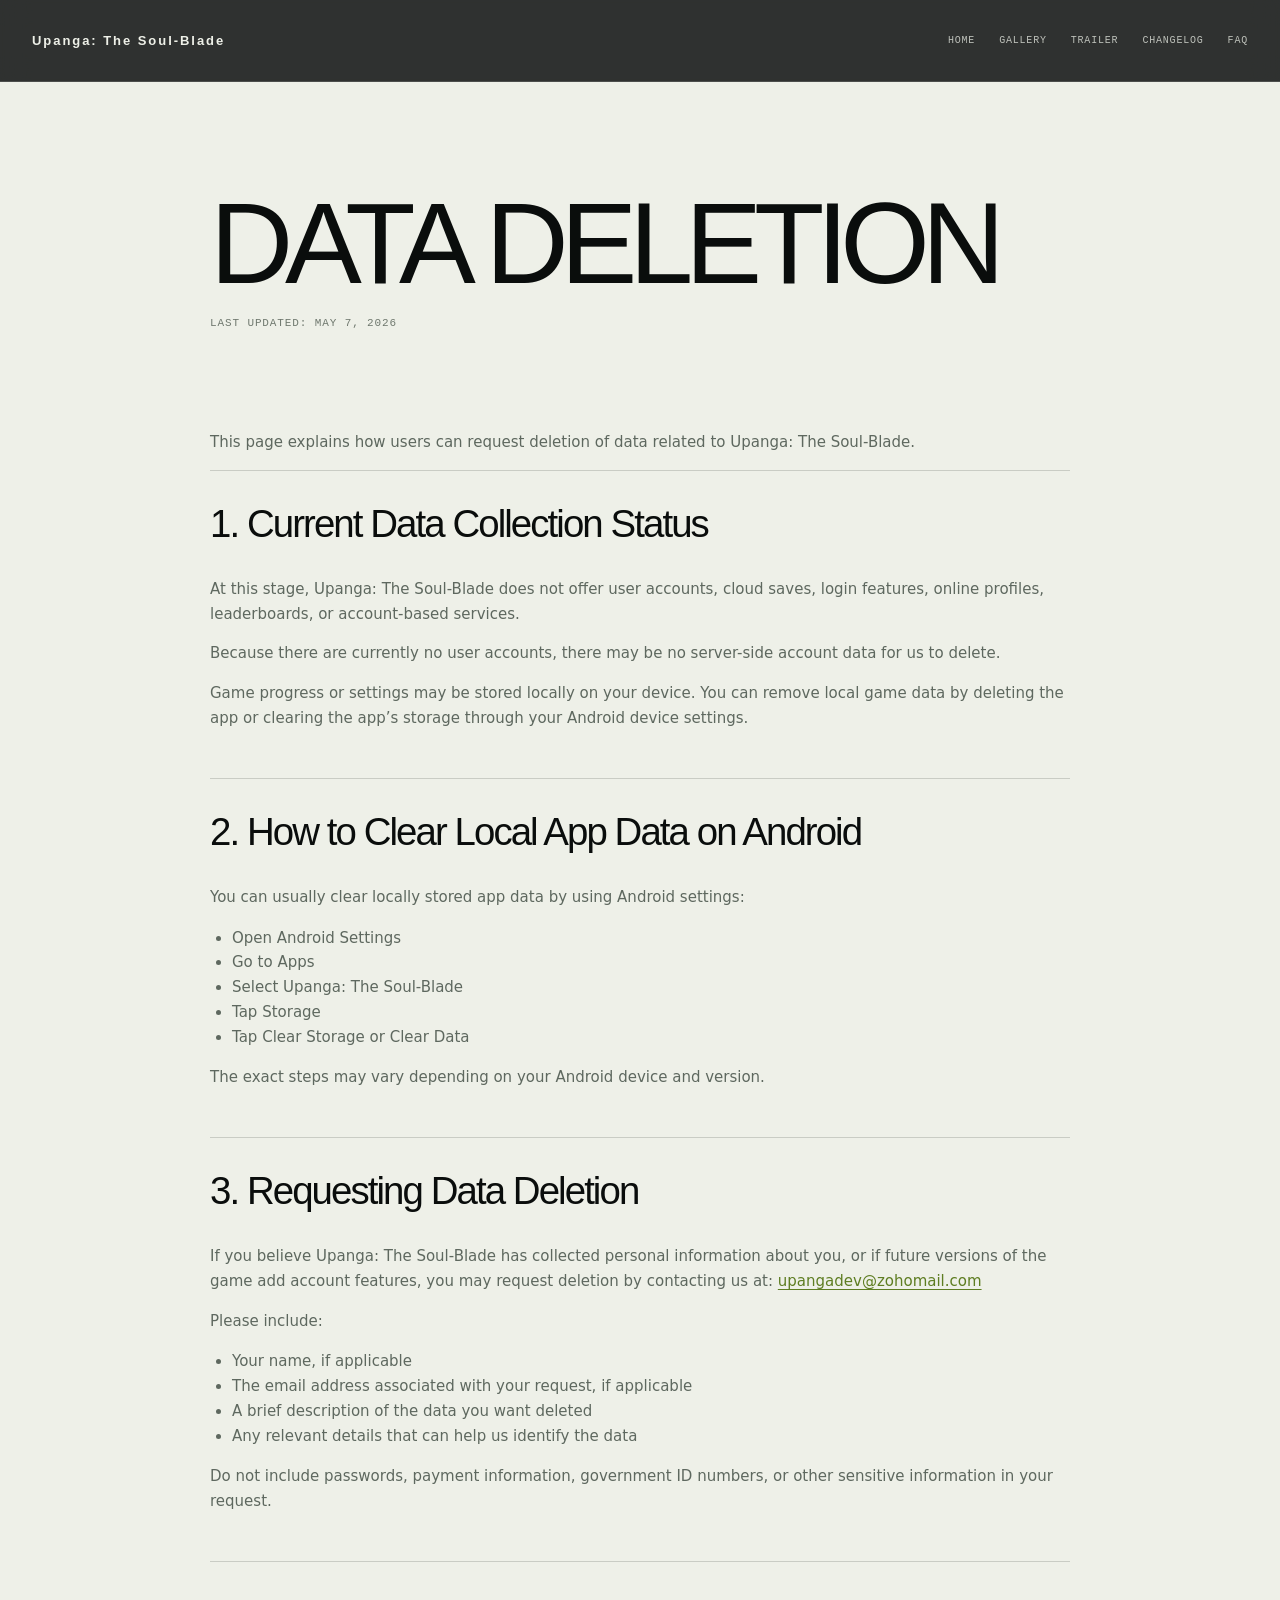
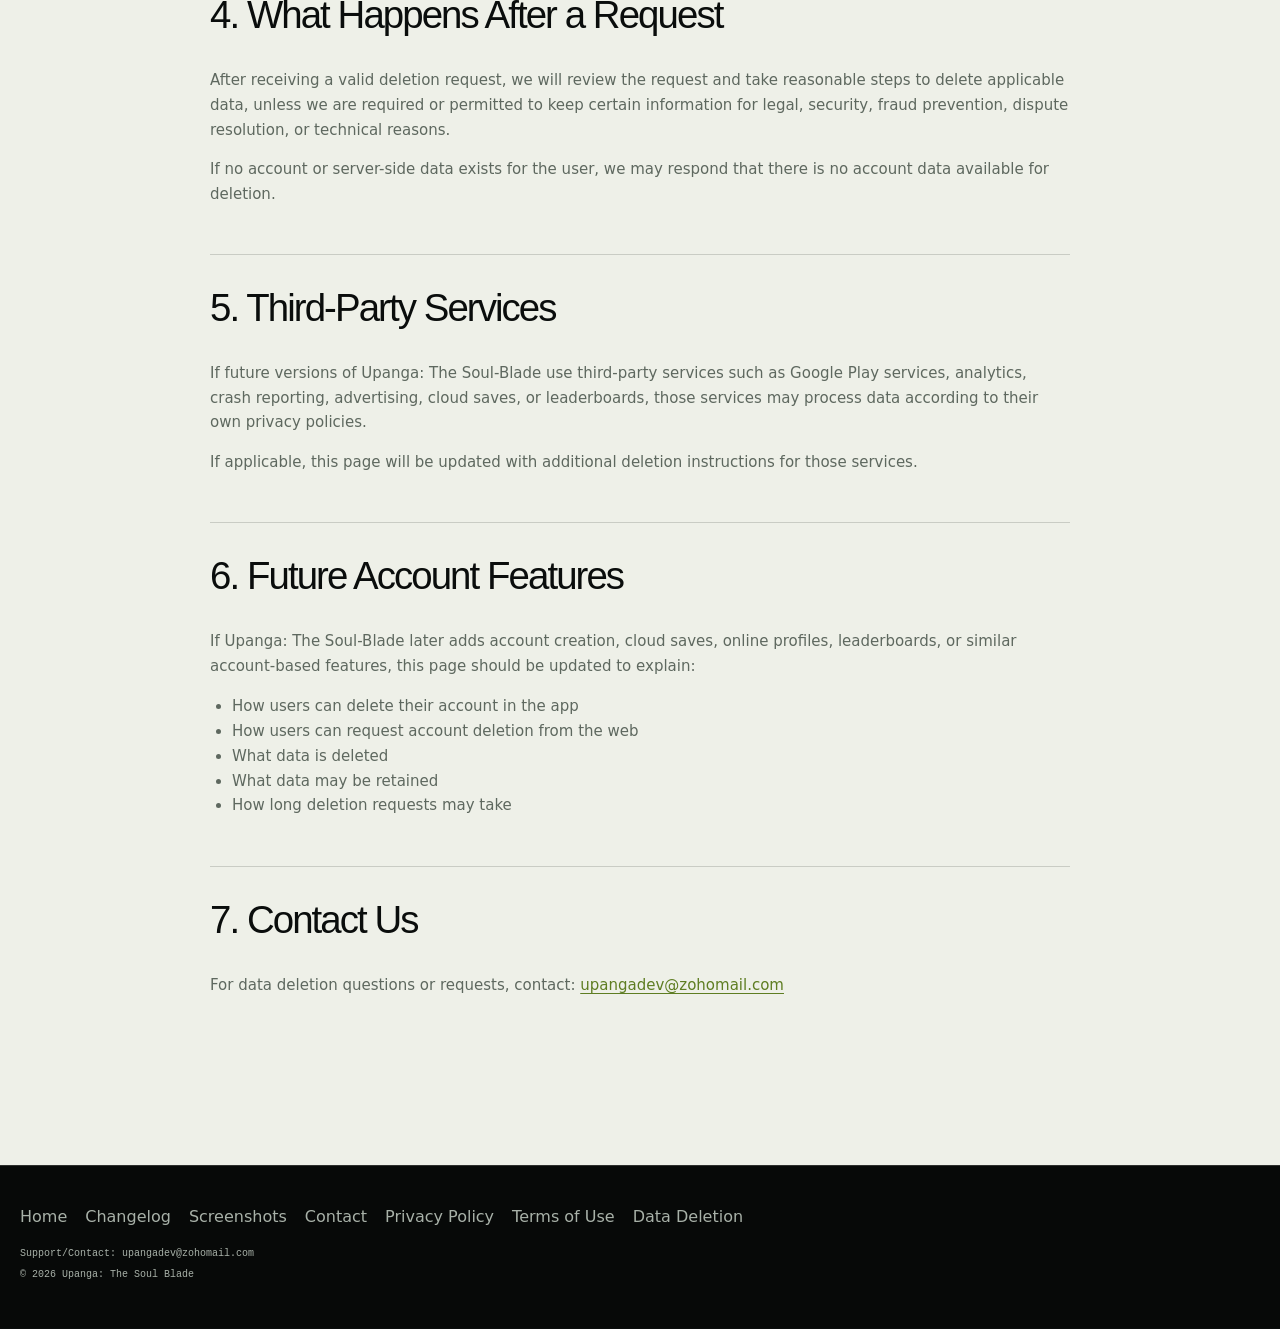
<file: data-deletion.html>
<!DOCTYPE html>
<html lang="en">
<head>
    <meta charset="UTF-8">
    <meta name="viewport" content="width=device-width, initial-scale=1.0">
    <title>Data Deletion - Upanga: The Soul-Blade</title>
    <link rel="stylesheet" href="styles.css">
</head>
<body class="legal-page">

    <header class="header">
        <nav class="navbar">
            <a href="index.html" class="nav-logo">Upanga: The Soul-Blade</a>
            <ul class="nav-menu">
                <li class="nav-item"><a href="index.html" class="nav-link">Home</a></li>
                <li class="nav-item"><a href="index.html#gallery" class="nav-link">Gallery</a></li>
                <li class="nav-item"><a href="index.html#trailer" class="nav-link">Trailer</a></li>
                <li class="nav-item"><a href="changelog.html" class="nav-link">Changelog</a></li>
                <li class="nav-item"><a href="faq.html" class="nav-link">FAQ</a></li>
            </ul>
            <div class="hamburger">
                <span class="bar"></span>
                <span class="bar"></span>
                <span class="bar"></span>
            </div>
        </nav>
    </header>

    <main>
        <section class="legal-hero">
            <div class="container">
                <h1>Data Deletion</h1>
                <p class="last-updated">Last updated: May 7, 2026</p>
            </div>
        </section>

        <section class="legal-content">
            <div class="container">
                <p>This page explains how users can request deletion of data related to Upanga: The Soul-Blade.</p>

                <div class="legal-section">
                    <h2>1. Current Data Collection Status</h2>
                    <p>At this stage, Upanga: The Soul-Blade does not offer user accounts, cloud saves, login features, online profiles, leaderboards, or account-based services.</p>
                    <p>Because there are currently no user accounts, there may be no server-side account data for us to delete.</p>
                    <p>Game progress or settings may be stored locally on your device. You can remove local game data by deleting the app or clearing the app’s storage through your Android device settings.</p>
                </div>

                <div class="legal-section">
                    <h2>2. How to Clear Local App Data on Android</h2>
                    <p>You can usually clear locally stored app data by using Android settings:</p>
                    <ul>
                        <li>Open Android Settings</li>
                        <li>Go to Apps</li>
                        <li>Select Upanga: The Soul-Blade</li>
                        <li>Tap Storage</li>
                        <li>Tap Clear Storage or Clear Data</li>
                    </ul>
                    <p>The exact steps may vary depending on your Android device and version.</p>
                </div>

                <div class="legal-section">
                    <h2>3. Requesting Data Deletion</h2>
                    <p>If you believe Upanga: The Soul-Blade has collected personal information about you, or if future versions of the game add account features, you may request deletion by contacting us at: <a href="mailto:upangadev@zohomail.com">upangadev@zohomail.com</a></p>
                    <p>Please include:</p>
                    <ul>
                        <li>Your name, if applicable</li>
                        <li>The email address associated with your request, if applicable</li>
                        <li>A brief description of the data you want deleted</li>
                        <li>Any relevant details that can help us identify the data</li>
                    </ul>
                    <p>Do not include passwords, payment information, government ID numbers, or other sensitive information in your request.</p>
                </div>

                <div class="legal-section">
                    <h2>4. What Happens After a Request</h2>
                    <p>After receiving a valid deletion request, we will review the request and take reasonable steps to delete applicable data, unless we are required or permitted to keep certain information for legal, security, fraud prevention, dispute resolution, or technical reasons.</p>
                    <p>If no account or server-side data exists for the user, we may respond that there is no account data available for deletion.</p>
                </div>

                <div class="legal-section">
                    <h2>5. Third-Party Services</h2>
                    <p>If future versions of Upanga: The Soul-Blade use third-party services such as Google Play services, analytics, crash reporting, advertising, cloud saves, or leaderboards, those services may process data according to their own privacy policies.</p>
                    <p>If applicable, this page will be updated with additional deletion instructions for those services.</p>
                </div>

                <div class="legal-section">
                    <h2>6. Future Account Features</h2>
                    <p>If Upanga: The Soul-Blade later adds account creation, cloud saves, online profiles, leaderboards, or similar account-based features, this page should be updated to explain:</p>
                    <ul>
                        <li>How users can delete their account in the app</li>
                        <li>How users can request account deletion from the web</li>
                        <li>What data is deleted</li>
                        <li>What data may be retained</li>
                        <li>How long deletion requests may take</li>
                    </ul>
                </div>

                <div class="legal-section">
                    <h2>7. Contact Us</h2>
                    <p>For data deletion questions or requests, contact: <a href="mailto:upangadev@zohomail.com">upangadev@zohomail.com</a></p>
                </div>
            </div>
        </section>
    </main>

    <footer class="site-footer">
        <div class="container">
            <div class="footer-links">
                <a href="index.html">Home</a>
                <a href="changelog.html">Changelog</a>
                <a href="index.html#screenshots">Screenshots</a>
                <a href="index.html#contact">Contact</a>
                <a href="privacy.html">Privacy Policy</a>
                <a href="terms.html">Terms of Use</a>
                <a href="data-deletion.html">Data Deletion</a>
            </div>
            <div class="footer-contact">
                <p>Support/Contact: <a href="mailto:upangadev@zohomail.com">upangadev@zohomail.com</a></p>
            </div>
            <div class="footer-copyright">
                <p>&copy; 2026 Upanga: The Soul Blade</p>
            </div>
        </div>
    </footer>

    <script src="script.js"></script>
</body>
</html>
</file>
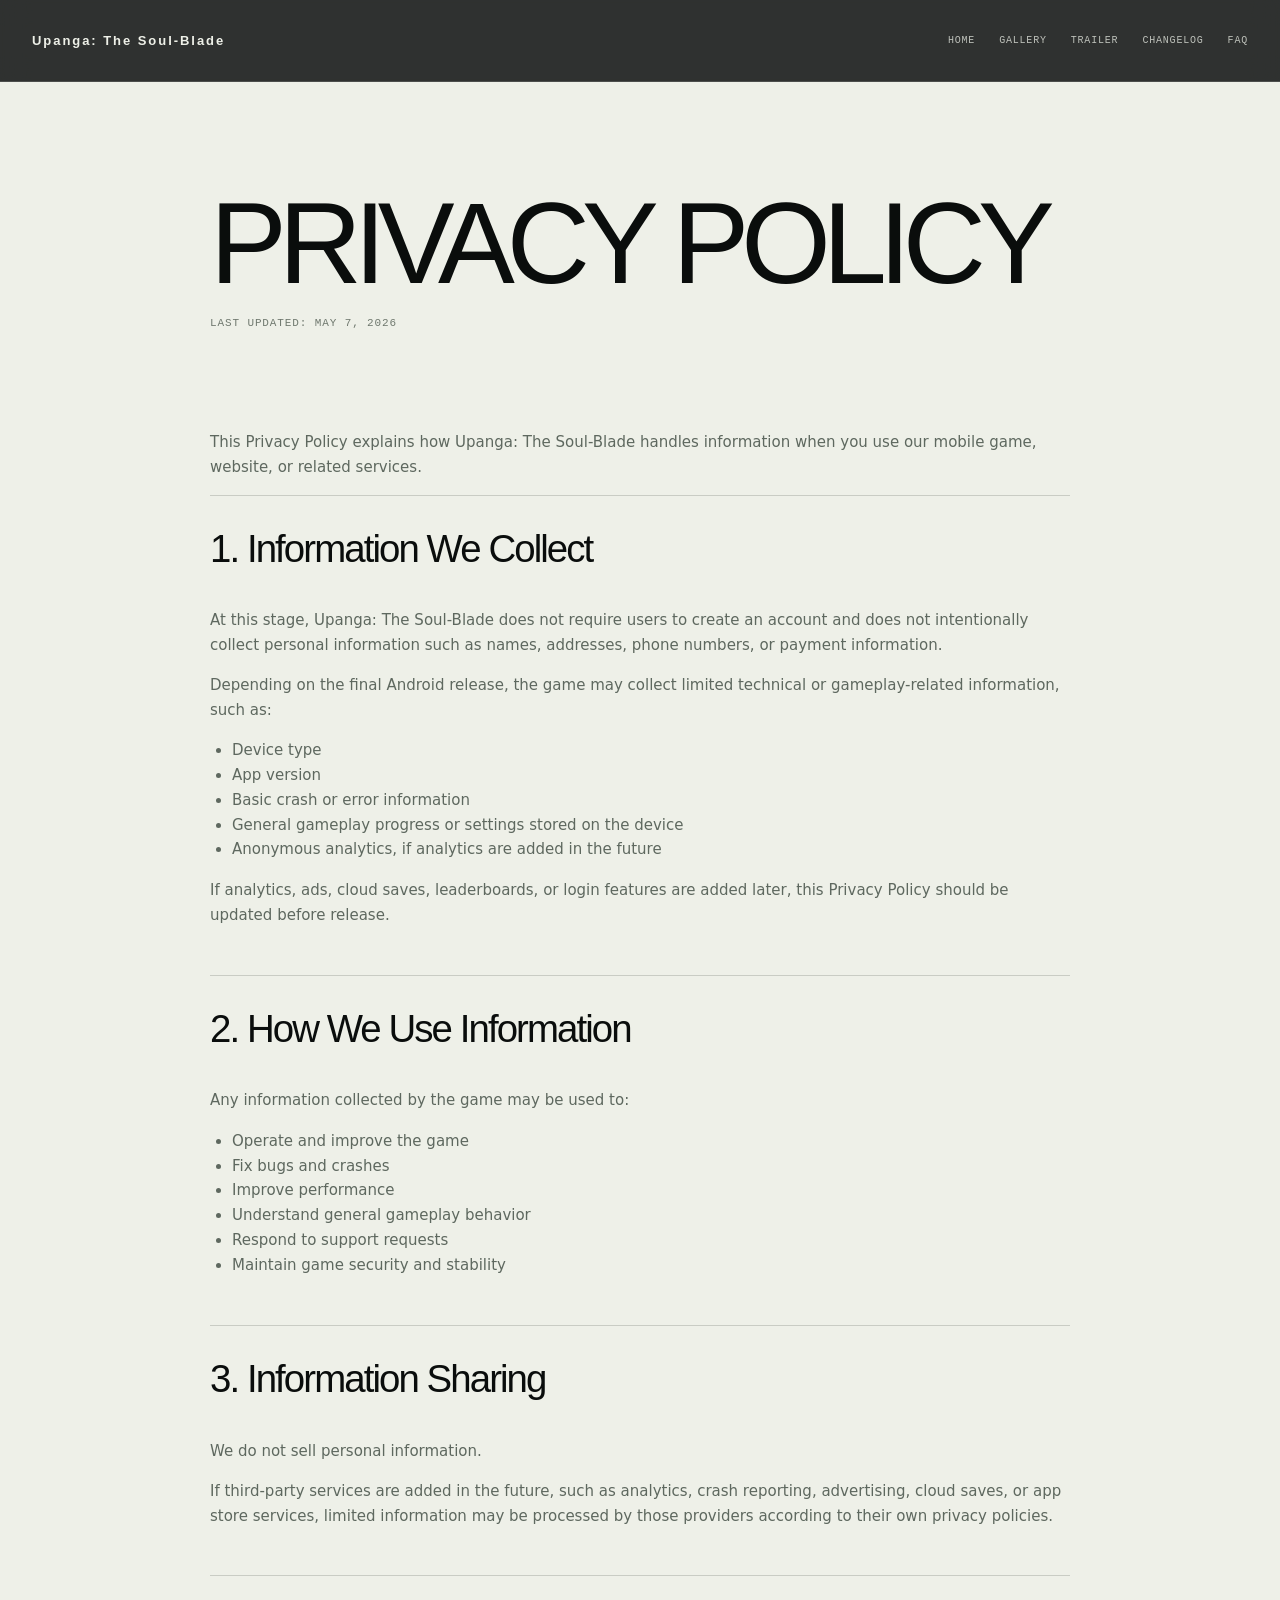
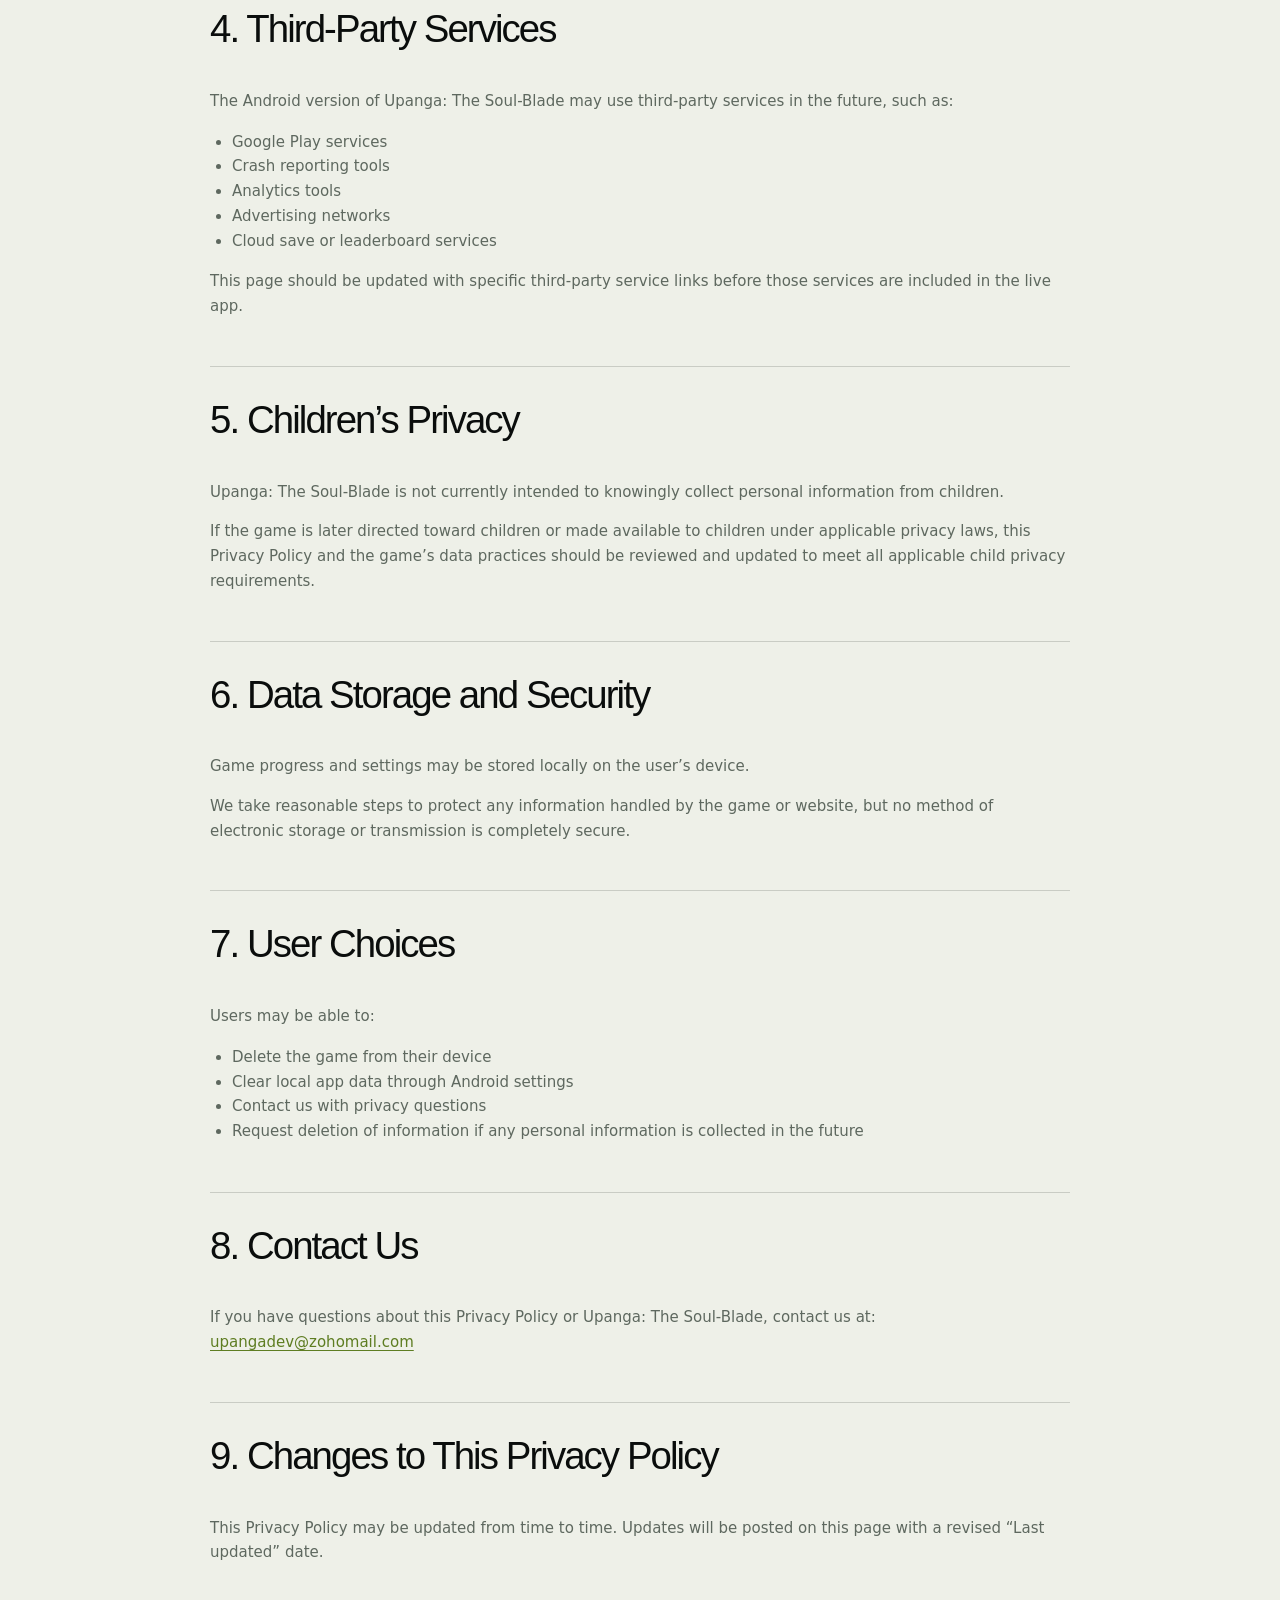
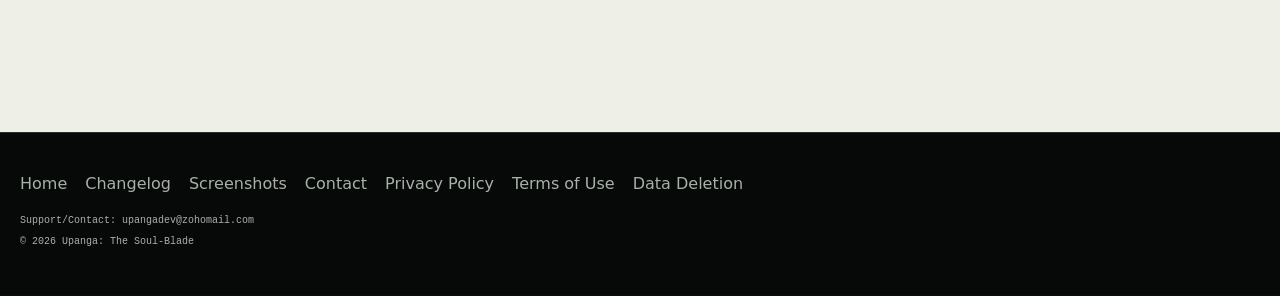
<file: privacy.html>
<!DOCTYPE html>
<html lang="en">
<head>
    <meta charset="UTF-8">
    <meta name="viewport" content="width=device-width, initial-scale=1.0">
    <title>Privacy Policy - Upanga: The Soul-Blade</title>
    <link rel="stylesheet" href="styles.css">
</head>
<body class="legal-page">

    <header class="header">
        <nav class="navbar">
            <a href="index.html" class="nav-logo">Upanga: The Soul-Blade</a>
            <ul class="nav-menu">
                <li class="nav-item"><a href="index.html" class="nav-link">Home</a></li>
                <li class="nav-item"><a href="index.html#gallery" class="nav-link">Gallery</a></li>
                <li class="nav-item"><a href="index.html#trailer" class="nav-link">Trailer</a></li>
                <li class="nav-item"><a href="changelog.html" class="nav-link">Changelog</a></li>
                <li class="nav-item"><a href="faq.html" class="nav-link">FAQ</a></li>
            </ul>
            <div class="hamburger">
                <span class="bar"></span>
                <span class="bar"></span>
                <span class="bar"></span>
            </div>
        </nav>
    </header>

    <main>
        <section class="legal-hero">
            <div class="container">
                <h1>Privacy Policy</h1>
                <p class="last-updated">Last updated: May 7, 2026</p>
            </div>
        </section>

        <section class="legal-content">
            <div class="container">
                <p>This Privacy Policy explains how Upanga: The Soul-Blade handles information when you use our mobile game, website, or related services.</p>

                <div class="legal-section">
                    <h3>1. Information We Collect</h3>
                    <p>At this stage, Upanga: The Soul-Blade does not require users to create an account and does not intentionally collect personal information such as names, addresses, phone numbers, or payment information.</p>
                    <p>Depending on the final Android release, the game may collect limited technical or gameplay-related information, such as:</p>
                    <ul>
                        <li>Device type</li>
                        <li>App version</li>
                        <li>Basic crash or error information</li>
                        <li>General gameplay progress or settings stored on the device</li>
                        <li>Anonymous analytics, if analytics are added in the future</li>
                    </ul>
                    <p>If analytics, ads, cloud saves, leaderboards, or login features are added later, this Privacy Policy should be updated before release.</p>
                </div>

                <div class="legal-section">
                    <h3>2. How We Use Information</h3>
                    <p>Any information collected by the game may be used to:</p>
                    <ul>
                        <li>Operate and improve the game</li>
                        <li>Fix bugs and crashes</li>
                        <li>Improve performance</li>
                        <li>Understand general gameplay behavior</li>
                        <li>Respond to support requests</li>
                        <li>Maintain game security and stability</li>
                    </ul>
                </div>

                <div class="legal-section">
                    <h3>3. Information Sharing</h3>
                    <p>We do not sell personal information.</p>
                    <p>If third-party services are added in the future, such as analytics, crash reporting, advertising, cloud saves, or app store services, limited information may be processed by those providers according to their own privacy policies.</p>
                </div>

                <div class="legal-section">
                    <h3>4. Third-Party Services</h3>
                    <p>The Android version of Upanga: The Soul-Blade may use third-party services in the future, such as:</p>
                    <ul>
                        <li>Google Play services</li>
                        <li>Crash reporting tools</li>
                        <li>Analytics tools</li>
                        <li>Advertising networks</li>
                        <li>Cloud save or leaderboard services</li>
                    </ul>
                    <p>This page should be updated with specific third-party service links before those services are included in the live app.</p>
                </div>

                <div class="legal-section">
                    <h3>5. Children’s Privacy</h3>
                    <p>Upanga: The Soul-Blade is not currently intended to knowingly collect personal information from children.</p>
                    <p>If the game is later directed toward children or made available to children under applicable privacy laws, this Privacy Policy and the game’s data practices should be reviewed and updated to meet all applicable child privacy requirements.</p>
                </div>

                <div class="legal-section">
                    <h3>6. Data Storage and Security</h3>
                    <p>Game progress and settings may be stored locally on the user’s device.</p>
                    <p>We take reasonable steps to protect any information handled by the game or website, but no method of electronic storage or transmission is completely secure.</p>
                </div>

                <div class="legal-section">
                    <h3>7. User Choices</h3>
                    <p>Users may be able to:</p>
                    <ul>
                        <li>Delete the game from their device</li>
                        <li>Clear local app data through Android settings</li>
                        <li>Contact us with privacy questions</li>
                        <li>Request deletion of information if any personal information is collected in the future</li>
                    </ul>
                </div>

                <div class="legal-section">
                    <h3>8. Contact Us</h3>
                    <p>If you have questions about this Privacy Policy or Upanga: The Soul-Blade, contact us at: <a href="mailto:upangadev@zohomail.com">upangadev@zohomail.com</a></p>
                </div>

                <div class="legal-section">
                    <h3>9. Changes to This Privacy Policy</h3>
                    <p>This Privacy Policy may be updated from time to time. Updates will be posted on this page with a revised “Last updated” date.</p>
                </div>
            </div>
        </section>
    </main>

    <footer class="site-footer">
        <div class="container">
            <div class="footer-links">
                <a href="index.html">Home</a>
                <a href="changelog.html">Changelog</a>
                <a href="index.html#screenshots">Screenshots</a>
                <a href="index.html#contact">Contact</a>
                <a href="privacy.html">Privacy Policy</a>
                <a href="terms.html">Terms of Use</a>
                <a href="data-deletion.html">Data Deletion</a>
            </div>
            <div class="footer-contact">
                <p>Support/Contact: <a href="mailto:upangadev@zohomail.com">upangadev@zohomail.com</a></p>
            </div>
            <div class="footer-copyright">
                <p>&copy; 2026 Upanga: The Soul-Blade</p>
            </div>
        </div>
    </footer>

    <script src="script.js"></script>
</body>
</html>
</file>
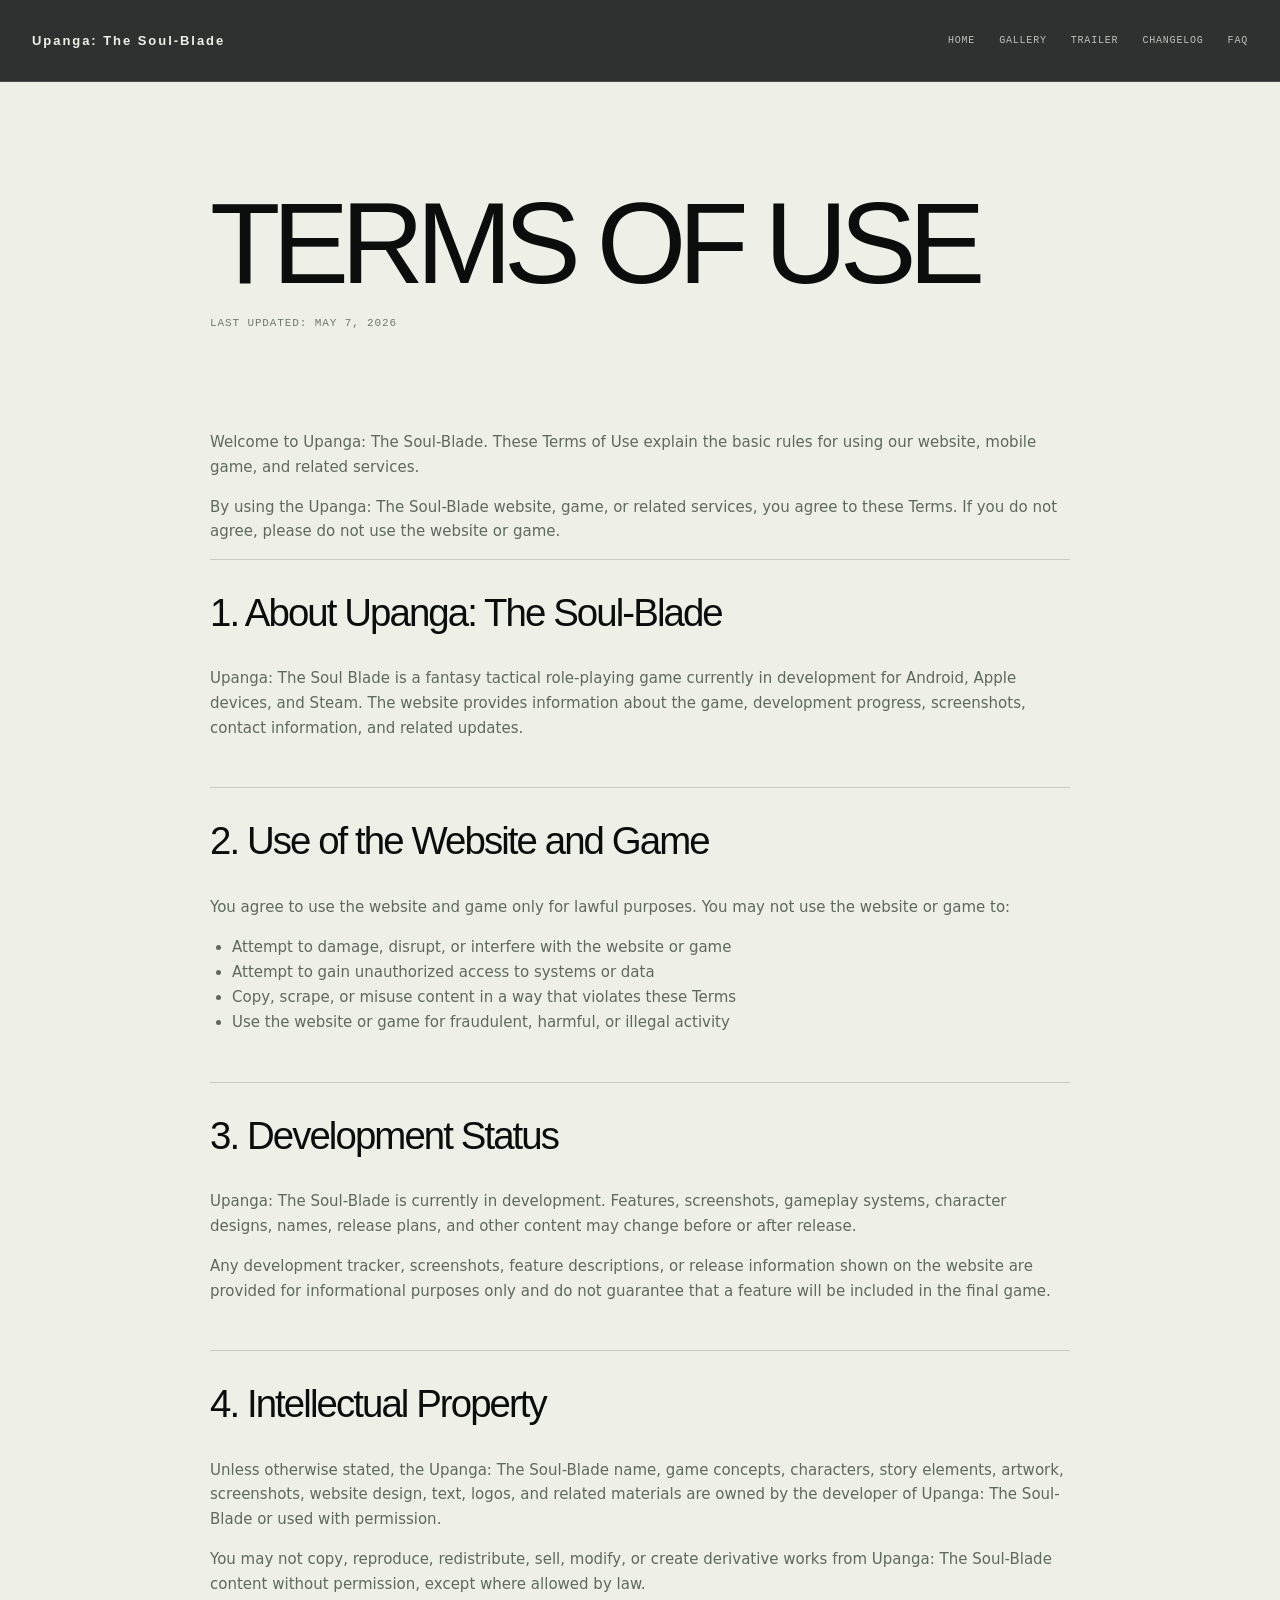
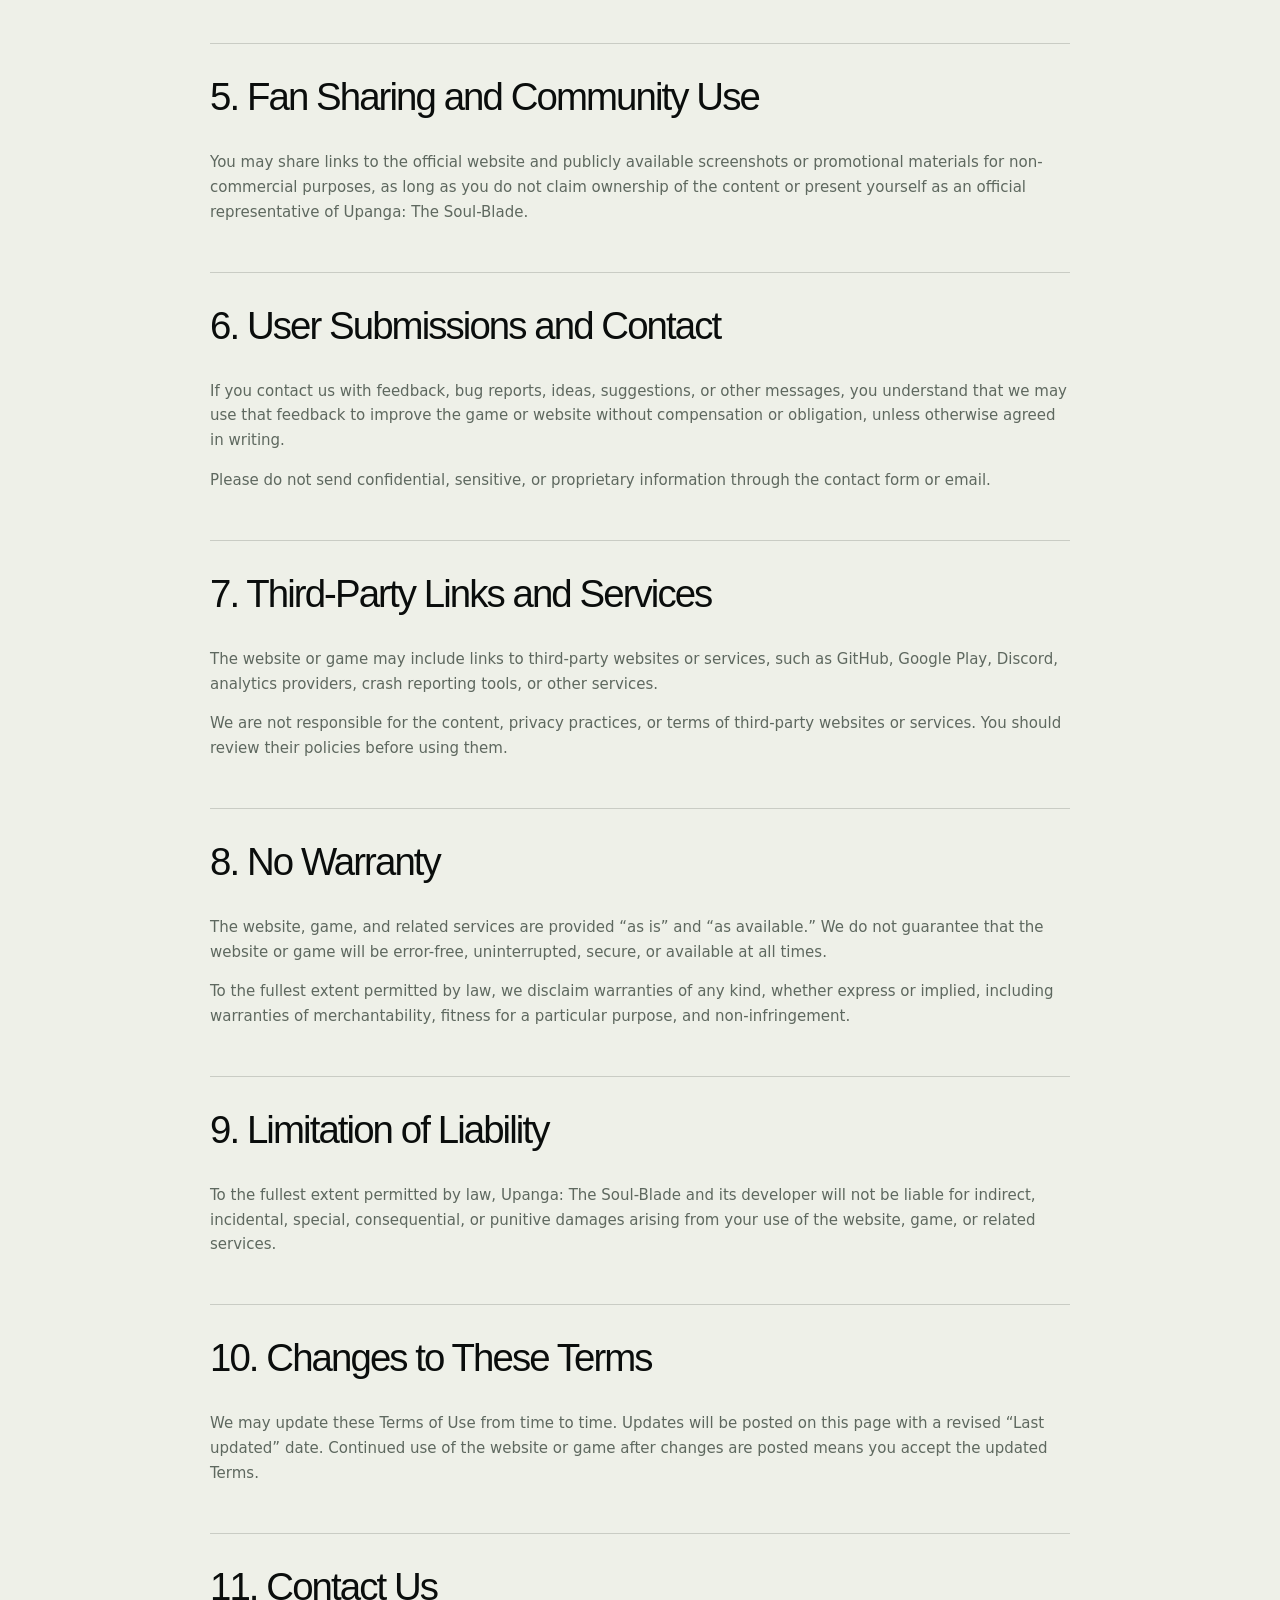
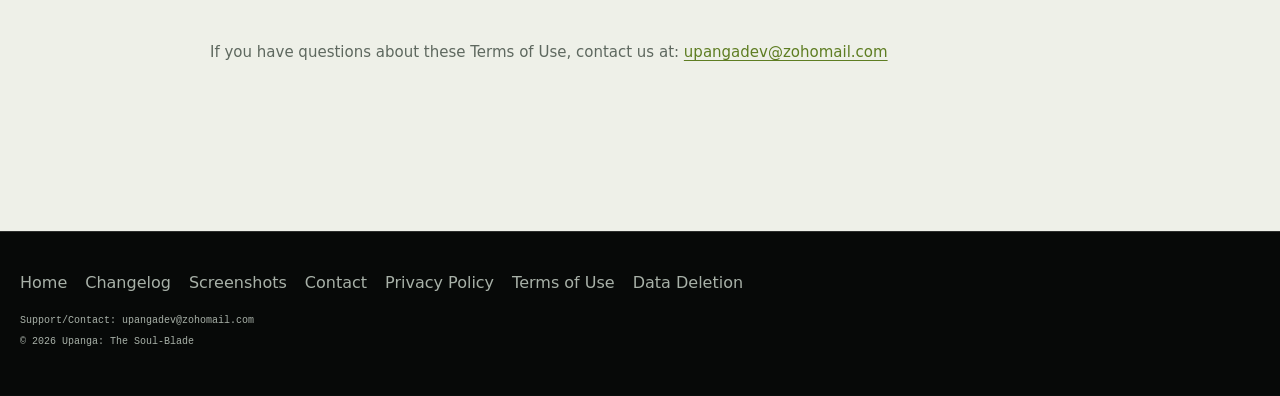
<file: terms.html>
<!DOCTYPE html>
<html lang="en">
<head>
    <meta charset="UTF-8">
    <meta name="viewport" content="width=device-width, initial-scale=1.0">
    <title>Terms of Use - Upanga: The Soul-Blade</title>
    <link rel="stylesheet" href="styles.css">
</head>
<body class="legal-page">

    <header class="header">
        <nav class="navbar">
            <a href="index.html" class="nav-logo">Upanga: The Soul-Blade</a>
            <ul class="nav-menu">
                <li class="nav-item"><a href="index.html" class="nav-link">Home</a></li>
                <li class="nav-item"><a href="index.html#gallery" class="nav-link">Gallery</a></li>
                <li class="nav-item"><a href="index.html#trailer" class="nav-link">Trailer</a></li>
                <li class="nav-item"><a href="changelog.html" class="nav-link">Changelog</a></li>
                <li class="nav-item"><a href="faq.html" class="nav-link">FAQ</a></li>
            </ul>
            <div class="hamburger">
                <span class="bar"></span>
                <span class="bar"></span>
                <span class="bar"></span>
            </div>
        </nav>
    </header>

    <main>
        <section class="legal-hero">
            <div class="container">
                <h1>Terms of Use</h1>
                <p class="last-updated">Last updated: May 7, 2026</p>
            </div>
        </section>
        
        <section class="legal-content">
            <div class="container">
                <p>Welcome to Upanga: The Soul-Blade. These Terms of Use explain the basic rules for using our website, mobile game, and related services.</p>
                <p>By using the Upanga: The Soul-Blade website, game, or related services, you agree to these Terms. If you do not agree, please do not use the website or game.</p>

                <div class="legal-section">
                    <h2>1. About Upanga: The Soul-Blade</h2>
                    <p>Upanga: The Soul Blade is a fantasy tactical role-playing game currently in development for Android, Apple devices, and Steam. The website provides information about the game, development progress, screenshots, contact information, and related updates.</p>
                </div>

                <div class="legal-section">
                    <h2>2. Use of the Website and Game</h2>
                    <p>You agree to use the website and game only for lawful purposes. You may not use the website or game to:</p>
                    <ul>
                        <li>Attempt to damage, disrupt, or interfere with the website or game</li>
                        <li>Attempt to gain unauthorized access to systems or data</li>
                        <li>Copy, scrape, or misuse content in a way that violates these Terms</li>
                        <li>Use the website or game for fraudulent, harmful, or illegal activity</li>
                    </ul>
                </div>

                <div class="legal-section">
                    <h2>3. Development Status</h2>
                    <p>Upanga: The Soul-Blade is currently in development. Features, screenshots, gameplay systems, character designs, names, release plans, and other content may change before or after release.</p>
                    <p>Any development tracker, screenshots, feature descriptions, or release information shown on the website are provided for informational purposes only and do not guarantee that a feature will be included in the final game.</p>
                </div>

                <div class="legal-section">
                    <h2>4. Intellectual Property</h2>
                    <p>Unless otherwise stated, the Upanga: The Soul-Blade name, game concepts, characters, story elements, artwork, screenshots, website design, text, logos, and related materials are owned by the developer of Upanga: The Soul-Blade or used with permission.</p>
                    <p>You may not copy, reproduce, redistribute, sell, modify, or create derivative works from Upanga: The Soul-Blade content without permission, except where allowed by law.</p>
                </div>

                <div class="legal-section">
                    <h2>5. Fan Sharing and Community Use</h2>
                    <p>You may share links to the official website and publicly available screenshots or promotional materials for non-commercial purposes, as long as you do not claim ownership of the content or present yourself as an official representative of Upanga: The Soul-Blade.</p>
                </div>
                
                <div class="legal-section">
                    <h2>6. User Submissions and Contact</h2>
                    <p>If you contact us with feedback, bug reports, ideas, suggestions, or other messages, you understand that we may use that feedback to improve the game or website without compensation or obligation, unless otherwise agreed in writing.</p>
                    <p>Please do not send confidential, sensitive, or proprietary information through the contact form or email.</p>
                </div>

                <div class="legal-section">
                    <h2>7. Third-Party Links and Services</h2>
                    <p>The website or game may include links to third-party websites or services, such as GitHub, Google Play, Discord, analytics providers, crash reporting tools, or other services.</p>
                    <p>We are not responsible for the content, privacy practices, or terms of third-party websites or services. You should review their policies before using them.</p>
                </div>

                <div class="legal-section">
                    <h2>8. No Warranty</h2>
                    <p>The website, game, and related services are provided “as is” and “as available.” We do not guarantee that the website or game will be error-free, uninterrupted, secure, or available at all times.</p>
                    <p>To the fullest extent permitted by law, we disclaim warranties of any kind, whether express or implied, including warranties of merchantability, fitness for a particular purpose, and non-infringement.</p>
                </div>

                <div class="legal-section">
                    <h2>9. Limitation of Liability</h2>
                    <p>To the fullest extent permitted by law, Upanga: The Soul-Blade and its developer will not be liable for indirect, incidental, special, consequential, or punitive damages arising from your use of the website, game, or related services.</p>
                </div>

                <div class="legal-section">
                    <h2>10. Changes to These Terms</h2>
                    <p>We may update these Terms of Use from time to time. Updates will be posted on this page with a revised “Last updated” date. Continued use of the website or game after changes are posted means you accept the updated Terms.</p>
                </div>

                <div class="legal-section">
                    <h2>11. Contact Us</h2>
                    <p>If you have questions about these Terms of Use, contact us at: <a href="mailto:upangadev@zohomail.com">upangadev@zohomail.com</a></p>
                </div>
            </div>
        </section>
    </main>

    <footer class="site-footer">
        <div class="container">
            <div class="footer-links">
                <a href="index.html">Home</a>
                <a href="changelog.html">Changelog</a>
                <a href="index.html#screenshots">Screenshots</a>
                <a href="index.html#contact">Contact</a>
                <a href="privacy.html">Privacy Policy</a>
                <a href="terms.html">Terms of Use</a>
                <a href="data-deletion.html">Data Deletion</a>
            </div>
            <div class="footer-contact">
                <p>Support/Contact: <a href="mailto:upangadev@zohomail.com">upangadev@zohomail.com</a></p>
            </div>
            <div class="footer-copyright">
                <p>&copy; 2026 Upanga: The Soul-Blade</p>
            </div>
        </div>
    </footer>

    <script src="script.js"></script>
</body>
</html>
</file>
<file: styles.css>
:root {
    --ink: #0a0d0c;
    --paper: #eef0e8;
    --muted: #a8b1a8;
    --line: rgba(238, 240, 232, 0.16);
    --acid: #c9f36a;
    --orange: #ff855a;
    --teal: #7ce2ce;
    --display: "Space Grotesk", "Arial Narrow", sans-serif;
    --body: "Manrope", system-ui, sans-serif;
    --mono: "DM Mono", monospace;
}

* { box-sizing: border-box; }
html { scroll-behavior: auto; background: var(--ink); }
body { margin: 0; color: var(--paper); background: var(--ink); font-family: var(--body); font-size: 16px; line-height: 1.65; overflow-x: hidden; }
body::selection { color: var(--ink); background: var(--acid); }
a { color: inherit; text-decoration: none; }
img, video { display: block; max-width: 100%; }
button { font: inherit; }
.sr-only { position: absolute; width: 1px; height: 1px; padding: 0; overflow: hidden; clip: rect(0,0,0,0); white-space: nowrap; border: 0; }
.site-grain { position: fixed; inset: 0; z-index: 20; pointer-events: none; opacity: .11; mix-blend-mode: soft-light; background-image: repeating-linear-gradient(0deg, rgba(255,255,255,.035) 0, rgba(255,255,255,.035) 1px, transparent 1px, transparent 4px), repeating-linear-gradient(90deg, rgba(255,255,255,.02) 0, rgba(255,255,255,.02) 1px, transparent 1px, transparent 5px); }
.scene-canvas { position: fixed; inset: 0; z-index: 0; pointer-events: none; opacity: .45; mix-blend-mode: screen; }
.section-frame { width: min(1240px, calc(100% - 64px)); margin: 0 auto; position: relative; z-index: 1; }
.section-pad { padding: 140px 0; position: relative; overflow: hidden; }
.section-dark { background: #0e1411; }
.section-accent { color: var(--ink); background: var(--acid); }
.site-header { height: 82px; padding: 0 32px; display: flex; align-items: center; justify-content: space-between; position: fixed; inset: 0 0 auto; z-index: 30; border-bottom: 1px solid rgba(238,240,232,.15); background: linear-gradient(180deg, rgba(10,13,12,.8), rgba(10,13,12,0)); backdrop-filter: blur(14px); }
.brand-lockup { display: inline-flex; gap: 11px; align-items: center; font-family: var(--display); font-weight: 700; letter-spacing: .18em; font-size: 13px; }
.brand-mark { display: grid; place-items: center; width: 27px; height: 27px; color: var(--ink); background: var(--acid); border-radius: 50%; font-size: 14px; letter-spacing: 0; }
.brand-name { white-space: nowrap; }
.site-nav { display: flex; gap: 32px; align-items: center; margin-left: auto; margin-right: 38px; font-family: var(--mono); font-size: 11px; text-transform: uppercase; letter-spacing: .1em; }
.site-nav a, .header-social { opacity: .7; transition: opacity .25s ease, color .25s ease; }
.site-nav a:hover, .site-nav a.active, .header-social:hover { opacity: 1; color: var(--acid); }
.header-social { font-family: var(--mono); font-size: 11px; text-transform: uppercase; letter-spacing: .09em; }
.header-social span, .footer-social span, .button span, .text-link span { color: var(--acid); margin-left: 7px; }
.menu-toggle { display: none; border: 0; color: var(--paper); background: transparent; padding: 8px; cursor: pointer; }
.menu-toggle > span:not(.sr-only) { display: block; width: 23px; height: 1px; margin: 5px 0; background: currentColor; }
.hero-section { min-height: 100svh; min-height: 760px; padding: 82px 0 32px; position: relative; display: flex; align-items: stretch; overflow: hidden; background: #09100d; }
.hero-media { position: absolute; inset: 0; overflow: hidden; }
.hero-media video { width: 100%; height: 100%; object-fit: cover; object-position: center; opacity: .43; filter: saturate(.85) contrast(1.08); }
.hero-media video { will-change: transform, filter; }
.hero-media-wash { position: absolute; inset: 0; background: linear-gradient(90deg, rgba(4,8,6,.94) 0%, rgba(4,8,6,.7) 34%, rgba(4,8,6,.18) 75%), linear-gradient(0deg, rgba(4,8,6,.86), transparent 42%, rgba(4,8,6,.35)); }
.hero-frame { min-height: calc(100svh - 114px); display: flex; flex-direction: column; justify-content: space-between; }
.hero-kicker, .eyebrow, .section-label, .release-line, .map-caption, .blade-coordinate, .platform-chip, .media-meta span, .portrait-card small, .loading-state { font-family: var(--mono); text-transform: uppercase; letter-spacing: .11em; font-size: 10px; }
.hero-kicker { color: var(--acid); padding-top: 28px; }
.hero-copy { max-width: 900px; padding: 70px 0 50px; }
.eyebrow { color: var(--acid); margin: 0 0 20px; }
h1, h2, h3, p { margin-top: 0; }
h1, h2 { font-family: var(--display); font-weight: 500; letter-spacing: -.07em; line-height: .93; }
h1 { font-size: clamp(74px, 12vw, 184px); max-width: 850px; margin-bottom: 32px; text-transform: uppercase; }
h1 span, h2 span { display: block; color: var(--acid); }
h1 em, h2 em { color: var(--acid); font-style: normal; }
.hero-copy h1 em { display: block; color: var(--paper); }
.hero-copy h1 { max-width: 900px; font-size: clamp(70px, 9vw, 138px); }
.hero-copy h1 span, .hero-copy h1 em { white-space: nowrap; }
.hero-lede { max-width: 480px; color: rgba(238,240,232,.78); font-size: 16px; line-height: 1.55; }
.hero-actions { display: flex; align-items: center; gap: 26px; margin-top: 34px; }
.button { display: inline-flex; align-items: center; min-height: 46px; padding: 0 19px; font-family: var(--mono); text-transform: uppercase; letter-spacing: .08em; font-size: 10px; border: 1px solid transparent; transition: transform .25s ease, background .25s ease, color .25s ease; }
.button:hover { transform: translateY(-3px); }
.button-primary { color: var(--ink); background: var(--acid); }
.button-primary:hover { background: var(--paper); }
.button-dark { color: var(--acid); background: var(--ink); }
.button-dark:hover { color: var(--ink); background: var(--paper); }
.button-social-x .x-mark { display: inline-block; width: 15px; height: 15px; margin-left: 10px; color: inherit; background: currentColor; -webkit-mask: url("images/platform-icons/x.svg") center / contain no-repeat; mask: url("images/platform-icons/x.svg") center / contain no-repeat; }
.text-link { display: inline-flex; align-items: center; font-family: var(--mono); font-size: 10px; letter-spacing: .1em; text-transform: uppercase; border-bottom: 1px solid rgba(238,240,232,.35); padding-bottom: 7px; }
.text-link:hover { border-color: var(--acid); }
.hero-footer { display: flex; justify-content: space-between; align-items: end; padding-bottom: 6px; }
.release-line { color: rgba(238,240,232,.72); display: flex; align-items: center; gap: 8px; }
.status-dot { display: inline-block; width: 7px; height: 7px; border-radius: 50%; background: var(--acid); box-shadow: 0 0 16px var(--acid); }
.platforms, .release-platforms { display: flex; gap: 9px; flex-wrap: wrap; }
.platform-chip { display: inline-flex; align-items: center; gap: 9px; padding: 9px 12px; border: 1px solid rgba(238,240,232,.25); color: var(--paper); }
.platform-mark { display: inline-block; width: 16px; height: 16px; flex: 0 0 16px; overflow: visible; vertical-align: middle; background: currentColor center / contain no-repeat; }
.platform-mark path, .platform-mark circle { display: none; }
.platform-mark-android { -webkit-mask: url("images/platform-icons/android.svg") center / contain no-repeat; mask: url("images/platform-icons/android.svg") center / contain no-repeat; }
.platform-mark-apple { -webkit-mask: url("images/platform-icons/apple.svg") center / contain no-repeat; mask: url("images/platform-icons/apple.svg") center / contain no-repeat; }
.platform-mark-steam { -webkit-mask: url("images/platform-icons/steam.svg") center / contain no-repeat; mask: url("images/platform-icons/steam.svg") center / contain no-repeat; }
.scroll-cue { position: absolute; right: 32px; bottom: 42px; writing-mode: vertical-rl; display: flex; gap: 12px; align-items: center; color: rgba(238,240,232,.7); font: 10px var(--mono); text-transform: uppercase; letter-spacing: .1em; }
.scroll-cue i { display: block; height: 42px; width: 1px; background: linear-gradient(var(--acid), transparent); }
.scroll-journey { height: 520vh; position: relative; background: #070b09; }
.journey-sticky { position: sticky; top: 0; height: 100svh; min-height: 680px; overflow: hidden; }
.journey-scene { position: absolute; inset: 0; z-index: 1; overflow: hidden; background: #07100c; }
.journey-backdrop { position: absolute; inset: -8%; z-index: 0; background-position: center; background-size: cover; background-repeat: no-repeat; opacity: .34; filter: saturate(.72) contrast(1.12) brightness(.5); transform: scale(1.06); will-change: opacity, transform; transition: opacity .75s ease; }
.journey-backdrop-next { opacity: 0; }
.journey-backdrop-wash { position: absolute; inset: 0; z-index: 2; background: linear-gradient(90deg, rgba(4,9,6,.92) 0%, rgba(4,9,6,.55) 42%, rgba(4,9,6,.2) 100%), linear-gradient(0deg, rgba(4,9,6,.78), transparent 45%, rgba(4,9,6,.25)); pointer-events: none; }
.journey-grid-lines { position: absolute; inset: -10%; z-index: 3; opacity: .18; pointer-events: none; background-image: linear-gradient(rgba(201,243,106,.18) 1px, transparent 1px), linear-gradient(90deg, rgba(201,243,106,.18) 1px, transparent 1px); background-size: 90px 90px; transform: perspective(700px) rotateX(58deg) translateY(24%); transform-origin: center bottom; mix-blend-mode: screen; }
.journey-media-track { position: absolute; inset: 0; z-index: 4; pointer-events: none; }
.journey-card { position: absolute; top: 50%; left: 50%; width: min(31vw, 420px); aspect-ratio: 1 / 1; overflow: hidden; opacity: 0; background: #070908; border: 1px solid rgba(201,243,106,.35); box-shadow: 0 30px 90px rgba(0,0,0,.46); will-change: transform, opacity; }
.journey-card::before, .journey-card::after { content: ""; position: absolute; z-index: 4; width: 22px; height: 22px; border-color: var(--acid); border-style: solid; opacity: .82; pointer-events: none; }
.journey-card::before { top: 14px; left: 14px; border-width: 1px 0 0 1px; }
.journey-card::after { right: 14px; bottom: 14px; border-width: 0 1px 1px 0; }
.journey-card.is-active { border-color: rgba(201,243,106,.75); box-shadow: 0 32px 100px rgba(0,0,0,.55), 0 0 0 1px rgba(201,243,106,.12); }
.journey-card-poster, .journey-video { position: absolute; inset: 0; width: 100%; height: 100%; object-fit: cover; }
.journey-card-poster { z-index: 0; opacity: .92; filter: saturate(.86) contrast(1.08); }
.journey-video { z-index: 1; opacity: 0; filter: saturate(.9) contrast(1.1) brightness(.88); }
.journey-card > .journey-video { transition: opacity .45s ease; }
.journey-card > .journey-video[style*="0.9"] { opacity: .9; }
.journey-card > .journey-video[style*="0.78"] { opacity: .78; }
.journey-card > .journey-card-index { position: absolute; z-index: 3; top: 16px; left: 18px; color: var(--acid); font: 10px var(--mono); letter-spacing: .1em; text-transform: uppercase; }
.journey-card > .journey-card-poster + .journey-video { isolation: isolate; }
.journey-card > .journey-card-index::after { content: ""; position: absolute; left: 0; top: 22px; width: 34px; height: 1px; background: rgba(201,243,106,.6); }
.journey-card { isolation: isolate; }
.journey-card::after { width: auto; height: auto; inset: 0; border: 0; opacity: 1; background: linear-gradient(180deg, rgba(4,8,6,.06), transparent 50%, rgba(4,8,6,.78)); }
.journey-frame { height: 100%; min-height: 680px; z-index: 10; }
.journey-topline { position: absolute; top: 108px; left: 0; right: 0; display: flex; justify-content: space-between; color: rgba(238,240,232,.72); font: 10px var(--mono); letter-spacing: .1em; text-transform: uppercase; }
.journey-topline span:first-child { color: var(--acid); }
.journey-intro { position: absolute; top: 26%; left: 0; width: min(34%, 410px); max-width: 410px; }
.journey-intro h2 { margin: 0; font-size: clamp(54px, 6vw, 82px); }
.journey-steps { position: absolute; right: 0; bottom: 22%; width: min(34%, 410px); min-height: 230px; }
.journey-step { position: absolute; inset: 0; opacity: 0; transform: translate3d(0, 32px, 0); transition: opacity .65s ease, transform .8s cubic-bezier(.16,1,.3,1); }
.journey-step.is-active { opacity: 1; transform: none; }
.journey-step > span { display: block; color: var(--acid); font: 10px var(--mono); letter-spacing: .11em; text-transform: uppercase; margin-bottom: 15px; }
.journey-step h3 { color: var(--paper); font: 500 clamp(38px, 5vw, 76px)/.96 var(--display); letter-spacing: -.07em; margin-bottom: 22px; }
.journey-step p { max-width: 370px; color: rgba(238,240,232,.72); font-size: 14px; line-height: 1.65; }
.journey-footer { position: absolute; left: 0; right: 0; bottom: 48px; display: flex; gap: 22px; align-items: center; }
.journey-progress { height: 1px; flex: 1; background: rgba(238,240,232,.3); overflow: hidden; }
.journey-progress span { display: block; width: 100%; height: 100%; background: var(--acid); transform: scaleX(.02); transform-origin: left center; }
.journey-counter { display: flex; align-items: baseline; gap: 5px; color: rgba(238,240,232,.5); font: 11px var(--mono); }
.journey-counter strong { color: var(--acid); font-size: 17px; font-weight: 400; }
.signal-section { padding: 72px 0; background: #0e1411; color: var(--paper); isolation: isolate; }
.signal-section::before { content: ""; position: absolute; inset: 0; z-index: 0; background: radial-gradient(circle at 70% 42%, rgba(198,244,96,.07), transparent 34%), linear-gradient(115deg, rgba(255,255,255,.018), transparent 42%); pointer-events: none; }
.signal-section-label { margin-bottom: 24px; }
.signal-platform-bar { display: grid; grid-template-columns: repeat(3, minmax(0, 190px)); justify-content: center; gap: 10px; width: 100%; margin: 0 auto 42px; }
.signal-platform { min-height: 64px; display: flex; align-items: center; justify-content: center; gap: 12px; padding: 11px 18px; color: var(--paper); border: 1px solid rgba(238,240,232,.22); background: linear-gradient(135deg, rgba(238,240,232,.08), rgba(238,240,232,.025)); box-shadow: inset 0 1px 0 rgba(255,255,255,.06); }
.signal-platform img { width: 27px; height: 27px; flex: 0 0 27px; object-fit: contain; filter: brightness(0) invert(1); }
.signal-platform:first-child img { filter: none; }
.signal-platform span { display: grid; gap: 2px; color: var(--paper); font: 600 13px/1.1 var(--sans); letter-spacing: .015em; }
.signal-platform small { color: rgba(238,240,232,.54); font: 8px/1 var(--mono); letter-spacing: .11em; text-transform: uppercase; }
.signal-layout { display: grid; grid-template-columns: minmax(310px, .72fr) minmax(0, 1.4fr); gap: clamp(42px, 6vw, 88px); align-items: center; }
.section-label { display: flex; gap: 16px; color: var(--muted); }
.section-label span:first-child { color: var(--acid); }
.signal-copy { position: relative; z-index: 5; padding-top: 0; }
.signal-copy h2, .blade-copy h2, .section-heading h2, .release-copy h2 { font-size: clamp(46px, 7vw, 90px); margin-bottom: 34px; }
.signal-copy h2 { font-size: clamp(46px, 5.7vw, 78px); }
.signal-copy h2 span { color: #818a80; }
.signal-copy p, .blade-copy p, .release-copy p { max-width: 500px; font-size: 16px; line-height: 1.7; }
.muted-copy { color: #7b827b; }
.signal-memory-wall { position: relative; min-height: 650px; isolation: isolate; }
.signal-memory { --tilt: 0deg; position: absolute; margin: 0; overflow: hidden; background: #070b09; border: 1px solid rgba(238,240,232,.24); box-shadow: 0 28px 70px rgba(0,0,0,.45); transform: rotate(var(--tilt)); transition: transform .35s cubic-bezier(.16,1,.3,1), border-color .35s ease, box-shadow .35s ease; }
.signal-memory:hover { z-index: 8; border-color: rgba(198,244,96,.72); box-shadow: 0 34px 86px rgba(0,0,0,.58); transform: translateY(-7px) rotate(var(--tilt)) scale(1.015); }
.signal-memory img { display: block; width: 100%; height: 100%; object-fit: cover; filter: saturate(.92) contrast(1.05) brightness(.9); transition: filter .35s ease, transform .7s cubic-bezier(.16,1,.3,1); }
.signal-memory:hover img { filter: saturate(1) contrast(1.04) brightness(.98); transform: scale(1.025); }
.signal-memory::after { content: ""; position: absolute; inset: 0; background: linear-gradient(180deg, transparent 55%, rgba(3,6,4,.88)); pointer-events: none; }
.signal-memory figcaption { position: absolute; z-index: 2; left: 14px; right: 14px; bottom: 12px; display: grid; grid-template-columns: auto 1fr; column-gap: 9px; align-items: baseline; color: var(--paper); font: 10px var(--mono); letter-spacing: .09em; text-transform: uppercase; }
.signal-memory figcaption span { grid-row: 1 / 3; color: var(--acid); }
.signal-memory figcaption strong { font-weight: 500; }
.signal-memory figcaption small { color: rgba(238,240,232,.58); font-size: 8px; }
.signal-memory-kraal { z-index: 1; top: 13%; left: 5%; width: 88%; aspect-ratio: 16 / 9; }
.signal-memory-abena { --tilt: 2.2deg; z-index: 4; top: 0; right: -2%; width: 44%; aspect-ratio: 16 / 9; }
.signal-memory-chief { --tilt: -2.8deg; z-index: 5; bottom: 0; left: -3%; width: 46%; aspect-ratio: 16 / 9; }
.signal-memory-griot { --tilt: 2.6deg; z-index: 4; right: 0; bottom: 3%; width: 42%; aspect-ratio: 16 / 9; }
.signal-section .section-label { color: var(--muted); }
.blade-section { padding-top: 72px; position: relative; }
.blade-section::before { content: ""; position: absolute; inset: 0; opacity: .13; background-image: linear-gradient(rgba(238,240,232,.13) 1px, transparent 1px), linear-gradient(90deg, rgba(238,240,232,.13) 1px, transparent 1px); background-size: 90px 90px; mask-image: linear-gradient(90deg, transparent, black 23%, black 78%, transparent); }
.blade-grid { display: grid; grid-template-columns: 1.05fr 1fr; gap: clamp(60px, 12vw, 180px); align-items: center; }
.blade-art { min-height: 540px; display: grid; place-items: center; position: relative; isolation: isolate; overflow: hidden; border: 1px solid rgba(238,240,232,.08); background: radial-gradient(circle at 52% 48%, rgba(78,118,91,.13), transparent 54%), rgba(4,9,6,.28); }
.relic-canvas { position: absolute; z-index: 2; inset: 0; display: block; width: 100%; height: 100%; }
.relic-app-fallback { position: relative; z-index: 1; width: min(76%, 470px); filter: brightness(.72) saturate(.72) drop-shadow(0 0 24px rgba(201,243,106,.3)); transition: opacity .35s ease; }
.relic-app-ready .relic-app-fallback { opacity: 0; }
.blade-coordinate { position: absolute; z-index: 3; bottom: 14px; left: 0; color: var(--acid); }
.blade-copy .section-label { margin-bottom: 50px; }
.blade-copy h2 { max-width: 560px; }
.blade-copy p { color: var(--muted); }
.heroes-section { background: #f1f1e9; color: var(--ink); }
.section-heading { display: grid; grid-template-columns: 1fr 2fr auto; gap: 36px; align-items: end; margin-bottom: 60px; }
.section-heading h2 { margin: 0; }
.heroes-section .section-heading .section-label, .signal-section .section-label { color: #7b827b; }
.heroes-section .section-heading .section-label span:first-child { color: #869944; }
.heroes-section .text-link { color: var(--ink); border-color: rgba(10,13,12,.3); }
.hero-strip { display: grid; grid-template-columns: repeat(4, 1fr); gap: 12px; }
.hero-tile { min-height: 450px; background: #d8dacd; overflow: hidden; position: relative; }
.hero-tile img { width: 100%; height: 100%; min-height: 450px; object-fit: cover; object-position: center top; filter: saturate(.85); transition: transform .6s cubic-bezier(.16,1,.3,1), filter .4s ease; }
.hero-tile:hover img { transform: scale(1.06); filter: saturate(1.1); }
.hero-tile::after { content: ""; position: absolute; inset: 0; background: linear-gradient(0deg, rgba(10,13,12,.84), transparent 56%); }
.hero-tile > div { position: absolute; z-index: 2; bottom: 20px; left: 20px; display: grid; gap: 4px; color: var(--paper); }
.hero-tile span, .hero-tile strong { font-family: var(--mono); text-transform: uppercase; letter-spacing: .1em; }
.hero-tile span { color: var(--acid); font-size: 10px; }
.hero-tile strong { font-size: 13px; font-weight: 500; }

/* Hero dossier prototype */
.heroes-dossier-section { min-height: 100svh; background: var(--paper); color: var(--ink); }
.heroes-dossier-section .section-heading { margin-bottom: 30px; }
.heroes-dossier-section .section-heading .section-label { color: #7b827b; }
.heroes-dossier-section .section-heading .section-label span:first-child { color: #869944; }
.heroes-dossier-section .text-link { color: var(--ink); border-color: rgba(10,13,12,.3); }
.hero-dossier { display: grid; grid-template-columns: minmax(220px, .78fr) minmax(300px, 1.3fr) minmax(260px, .92fr); gap: 12px; min-height: clamp(620px, 72svh, 780px); }
.hero-roster { display: grid; align-content: stretch; background: #d7d8ce; border: 1px solid rgba(10,13,12,.15); padding: 10px; }
.hero-roster-item { position: relative; display: grid; grid-template-columns: 28px 58px minmax(0, 1fr) 14px; gap: 11px; align-items: center; min-width: 0; padding: 14px 10px; color: var(--ink); background: transparent; border: 0; border-top: 1px solid rgba(10,13,12,.13); text-align: left; cursor: pointer; transition: background .35s ease, color .35s ease, padding .35s cubic-bezier(.16,1,.3,1); }
.hero-roster-item:first-child { border-top: 0; }
.hero-roster-item::before { content: ""; position: absolute; inset: 0 auto 0 0; width: 3px; background: transparent; transition: background .35s ease; }
.hero-roster-item:hover, .hero-roster-item:focus-visible, .hero-roster-item.is-active { background: rgba(10,13,12,.07); outline: none; }
.hero-roster-item.is-active { padding-left: 15px; }
.hero-roster-item.is-active::before { background: #869944; }
.hero-roster-index, .hero-roster-copy small, .hero-stage-topline, .hero-stage-role, .hero-profile-topline, .hero-profile-faction, .hero-profile-role, .hero-stat, .hero-abilities-label, .hero-profile-footer { font: 10px var(--mono); letter-spacing: .1em; text-transform: uppercase; }
.hero-roster-index { color: #7d877b; align-self: start; padding-top: 4px; }
.hero-roster-thumb { width: 58px; aspect-ratio: 1; overflow: hidden; background: #aeb3a7; }
.hero-roster-thumb img { display: block; width: 100%; height: 100%; object-fit: cover; object-position: center top; filter: saturate(.8); transition: transform .5s cubic-bezier(.16,1,.3,1), filter .35s ease; }
.hero-roster-item:hover .hero-roster-thumb img, .hero-roster-item:focus-visible .hero-roster-thumb img, .hero-roster-item.is-active .hero-roster-thumb img { transform: scale(1.07); filter: saturate(1.08); }
.hero-roster-copy { display: grid; gap: 6px; min-width: 0; }
.hero-roster-copy strong { font: 500 clamp(17px, 1.8vw, 25px)/1 var(--display); letter-spacing: -.045em; }
.hero-roster-copy small { color: #677067; font-size: 9px; white-space: nowrap; letter-spacing: .08em; }
.hero-roster-arrow { color: #7d877b; font-size: 17px; opacity: 0; transform: translateX(-5px); transition: opacity .35s ease, transform .35s ease; }
.hero-roster-item:hover .hero-roster-arrow, .hero-roster-item:focus-visible .hero-roster-arrow, .hero-roster-item.is-active .hero-roster-arrow { opacity: 1; transform: translateX(0); }
.hero-stage { position: relative; min-height: 620px; overflow: hidden; isolation: isolate; background: #08110e; border: 1px solid rgba(10,13,12,.17); }
.hero-stage-image, .hero-stage-video, .hero-stage-wash, .hero-stage-grid { position: absolute; inset: 0; width: 100%; height: 100%; }
.hero-stage-image, .hero-stage-video { display: block; object-fit: cover; object-position: center top; }
.hero-stage-image { filter: saturate(.78) contrast(1.07); transform: scale(1.025); transition: opacity .5s ease, transform .8s cubic-bezier(.16,1,.3,1), filter .5s ease; }
.hero-stage-video { z-index: 2; opacity: 0; filter: saturate(.75) contrast(1.08); transition: opacity .6s ease; }
.hero-stage-video.is-visible { opacity: .68; }
.hero-stage-wash { z-index: 3; background: linear-gradient(180deg, rgba(4,8,6,.16), transparent 42%, rgba(4,8,6,.88)), linear-gradient(90deg, rgba(4,8,6,.45), transparent 45%, rgba(4,8,6,.2)); pointer-events: none; }
.hero-stage-grid { z-index: 4; opacity: .28; background: linear-gradient(90deg, transparent 49.8%, rgba(201,243,106,.28) 50%, transparent 50.2%), linear-gradient(0deg, transparent 49.8%, rgba(201,243,106,.18) 50%, transparent 50.2%); background-size: 50% 33.333%; mix-blend-mode: screen; pointer-events: none; }
.hero-stage-topline, .hero-stage-bottom { position: absolute; z-index: 5; left: 20px; right: 20px; display: flex; justify-content: space-between; pointer-events: none; }
.hero-stage-topline { top: 18px; color: rgba(238,240,232,.74); }
.hero-stage-topline span:first-child { color: var(--acid); }
.hero-stage-bottom { bottom: 20px; align-items: end; color: var(--paper); }
.hero-stage-name { font: 500 clamp(50px, 7vw, 104px)/.82 var(--display); letter-spacing: -.08em; }
.hero-stage-role { color: var(--acid); padding-bottom: 5px; }
.hero-profile { display: flex; flex-direction: column; min-width: 0; padding: 28px 24px 20px; color: var(--paper); background: #0b1410; border: 1px solid rgba(238,240,232,.13); }
.hero-profile-topline { display: flex; justify-content: space-between; gap: 14px; color: rgba(238,240,232,.58); }
.hero-profile-status { display: inline-flex; align-items: center; gap: 7px; color: var(--acid); }
.hero-profile-status i { display: block; width: 6px; height: 6px; border-radius: 50%; background: var(--acid); box-shadow: 0 0 0 3px rgba(201,243,106,.1); }
.hero-profile-faction { margin: 68px 0 12px; color: var(--acid); }
.hero-profile h3 { margin: 0; font: 500 clamp(52px, 6vw, 86px)/.83 var(--display); letter-spacing: -.08em; }
.hero-profile-role { margin: 14px 0 0; color: rgba(238,240,232,.65); }
.hero-profile-bio { margin: 25px 0 33px; max-width: 310px; color: rgba(238,240,232,.72); font-size: 14px; line-height: 1.55; }
.hero-stats { display: grid; gap: 14px; padding: 18px 0 23px; border-top: 1px solid rgba(238,240,232,.14); border-bottom: 1px solid rgba(238,240,232,.14); }
.hero-stat { display: grid; grid-template-columns: 54px minmax(0, 1fr) 25px; align-items: center; gap: 10px; color: rgba(238,240,232,.55); letter-spacing: .08em; }
.hero-stat strong { color: var(--paper); font: 500 11px var(--mono); text-align: right; }
.hero-stat-track { height: 3px; background: rgba(238,240,232,.15); }
.hero-stat-track i { display: block; width: var(--value); height: 100%; background: var(--acid); transform-origin: left center; transition: width .7s cubic-bezier(.16,1,.3,1); }
.hero-abilities { margin-top: auto; padding-top: 24px; }
.hero-abilities-label { display: flex; justify-content: space-between; color: var(--acid); }
.hero-abilities-label small { color: rgba(238,240,232,.4); font: inherit; }
.hero-ability-list { display: grid; gap: 10px; margin-top: 14px; }
.hero-ability-list span { padding-bottom: 9px; border-bottom: 1px solid rgba(238,240,232,.14); color: rgba(238,240,232,.85); font: 11px var(--mono); letter-spacing: .08em; text-transform: uppercase; }
.hero-profile-footer { display: flex; justify-content: space-between; gap: 10px; margin-top: 22px; color: rgba(238,240,232,.4); }

.release-section { min-height: 660px; display: flex; align-items: center; }
.release-grid { display: grid; grid-template-columns: 1fr 2fr; gap: 50px; }
.release-grid .section-label { color: rgba(10,13,12,.65); }
.release-grid .section-label span:first-child { color: #667331; }
.release-copy h2 { font-size: clamp(96px, 16vw, 220px); margin-bottom: 36px; }
.release-copy h2 span { color: var(--ink); }
.release-copy p { color: rgba(10,13,12,.72); }
.release-platforms { margin: 30px 0; }
.release-platform { display: inline-flex; align-items: center; gap: 7px; padding: 10px 12px; margin: 0 7px 7px 0; border: 1px solid rgba(10,13,12,.35); font: 10px var(--mono); text-transform: uppercase; letter-spacing: .1em; }
.release-platforms .button-social-x { min-height: 39px; margin-bottom: 7px; padding: 10px 12px; }
.release-platform .platform-mark { width: 15px; height: 15px; }
.release-platform-icon { width: 17px; height: 17px; flex: 0 0 17px; object-fit: contain; filter: brightness(0); }
.release-platform-icon-play { filter: none; }
.trailer-section { padding-bottom: 64px; border-top: 1px solid var(--line); }
.trailer-section-label { margin-bottom: 32px; }
.trailer-frame { max-width: 1060px; margin: 0 auto; }
.trailer-video { width: 100%; aspect-ratio: 16 / 9; background: #070908; border: 1px solid rgba(238,240,232,.16); box-shadow: 0 24px 70px rgba(0,0,0,.32); }
.trailer-caption { display: flex; justify-content: space-between; gap: 18px; margin-top: 14px; color: var(--muted); font: 10px var(--mono); letter-spacing: .1em; text-transform: uppercase; }
.trailer-fallback { margin: 18px 0 0; color: var(--muted); font: 11px var(--mono); letter-spacing: .08em; }
.trailer-fallback a, .trailer-video a { color: var(--acid); text-decoration: underline; text-underline-offset: 3px; }
@media (prefers-reduced-motion: reduce) {
    .trailer-video { transition: none; }
}
.site-footer { background: #070908; border-top: 1px solid var(--line); padding: 38px 0; }
.footer-grid { display: grid; grid-template-columns: 1.5fr 1fr 1.5fr 1.5fr; gap: 22px; align-items: center; font: 10px var(--mono); color: var(--muted); }
.footer-grid .brand-lockup { color: var(--paper); }
.footer-grid p { margin: 0; }
.footer-links { display: flex; gap: 18px; flex-wrap: wrap; }
.footer-links a:hover, .footer-social:hover { color: var(--acid); }
.footer-social { justify-self: end; }
.inner-page { background: #0e1411; color: var(--paper); }
.inner-page .site-header { color: var(--paper); }
.inner-page .site-grain { opacity: .08; }
.inner-content-section { min-height: calc(100svh - 174px); padding-top: 150px; background: radial-gradient(circle at 76% 8%, rgba(201,243,106,.07), transparent 30rem), #0e1411; }
.inner-content-section .section-label { color: var(--muted); }
.inner-content-section .section-label span:first-child { color: var(--acid); }
.page-hero { padding-top: 190px; padding-bottom: 160px; background: var(--paper); }
.page-hero-grid { display: grid; grid-template-columns: 1fr 2fr; gap: 50px; }
.page-hero-copy { max-width: 800px; }
.page-hero-copy h1 { color: var(--ink); margin-bottom: 34px; }
.page-hero-copy h1 em { color: #737b70; }
.page-hero-copy > p:last-child { max-width: 520px; color: #6f786e; }
.changelog-section, .faq-section { min-height: 60vh; }
.home-page #gallery, .home-page #heroes { scroll-margin-top: 82px; }
.changelog-section .section-label, .faq-section .section-label { margin-bottom: 58px; }
.section-dark .section-label { color: var(--muted); }

/* Four Roads region atlas */
.regions-atlas { height: 600vh; position: relative; overflow: clip; background: #07100c; color: var(--paper); }
.regions-atlas-sticky { position: sticky; top: 0; height: 100svh; min-height: 680px; overflow: hidden; }
.regions-atlas-scene { position: absolute; inset: 0; z-index: 1; overflow: hidden; background: #07100c; }
.regions-atlas-backdrop { position: absolute; inset: -8%; z-index: 0; background-position: center; background-size: cover; background-repeat: no-repeat; background-color: #07100c; opacity: .3; filter: saturate(.78) contrast(1.08) brightness(.54); transform: scale(1.06); will-change: opacity, transform; transition: opacity .75s ease; }
.regions-atlas-backdrop-next { opacity: 0; }
.regions-atlas-wash { position: absolute; inset: 0; z-index: 2; background: linear-gradient(90deg, rgba(4,9,6,.95) 0%, rgba(4,9,6,.68) 36%, rgba(4,9,6,.18) 76%, rgba(4,9,6,.56) 100%), linear-gradient(0deg, rgba(4,9,6,.86), transparent 44%, rgba(4,9,6,.24)); pointer-events: none; }
.regions-atlas-grid { position: absolute; inset: -10%; z-index: 3; opacity: .16; pointer-events: none; background-image: linear-gradient(rgba(201,243,106,.18) 1px, transparent 1px), linear-gradient(90deg, rgba(201,243,106,.18) 1px, transparent 1px); background-size: 90px 90px; transform: perspective(700px) rotateX(58deg) translateY(24%); transform-origin: center bottom; mix-blend-mode: screen; }
.regions-atlas-media { position: absolute; inset: 0; z-index: 4; pointer-events: none; }
.regions-atlas-card { position: absolute; top: 50%; left: 50%; width: min(38vw, 560px); aspect-ratio: 16 / 10; overflow: hidden; opacity: 0; background: #070908; border: 1px solid rgba(201,243,106,.35); box-shadow: 0 34px 110px rgba(0,0,0,.5); isolation: isolate; will-change: transform, opacity; }
.regions-atlas-card::before { content: ""; position: absolute; inset: 0; z-index: 2; background: linear-gradient(180deg, rgba(4,8,6,.04), transparent 47%, rgba(4,8,6,.82)); pointer-events: none; }
.regions-atlas-card::after { content: ""; position: absolute; top: 16px; left: 16px; z-index: 4; width: 22px; height: 22px; border: 1px solid var(--acid); border-width: 1px 0 0 1px; opacity: .82; pointer-events: none; }
.regions-atlas-card.is-active { border-color: rgba(201,243,106,.78); box-shadow: 0 38px 120px rgba(0,0,0,.6), 0 0 0 1px rgba(201,243,106,.14); }
.regions-atlas-card > img { position: absolute; inset: 0; width: 100%; height: 100%; object-fit: cover; }
.regions-atlas-card > img { z-index: 0; filter: saturate(.86) contrast(1.08); }
.regions-atlas-card-index { position: absolute; z-index: 5; top: 18px; left: 20px; color: var(--acid); font: 10px var(--mono); letter-spacing: .1em; text-transform: uppercase; }
.regions-atlas-card-index::after { content: ""; position: absolute; left: 0; top: 22px; width: 36px; height: 1px; background: rgba(201,243,106,.6); }
.regions-atlas-frame { height: 100%; min-height: 680px; z-index: 10; }
.regions-atlas-topline { position: absolute; top: 108px; left: 0; right: 0; display: flex; justify-content: space-between; color: rgba(238,240,232,.72); font: 10px var(--mono); letter-spacing: .1em; text-transform: uppercase; }
.regions-atlas-topline span:first-child { color: var(--acid); }
.regions-atlas-intro { position: absolute; top: 18%; left: 0; width: min(29%, 370px); }
.regions-atlas-intro h2 { margin: 0 0 18px; font-size: clamp(48px, 4.8vw, 80px); }
.regions-atlas-intro h2 span { color: var(--acid); }
.regions-atlas-route { position: absolute; top: 23%; right: 0; width: min(26%, 330px); display: grid; gap: 8px; }
.regions-atlas-route-line { position: absolute; top: 16px; bottom: 16px; left: 14px; width: 1px; background: linear-gradient(180deg, rgba(201,243,106,.85), rgba(238,240,232,.16) 70%, transparent); }
.regions-atlas-stop { position: relative; z-index: 1; display: grid; grid-template-columns: 30px minmax(0, 1fr); align-items: center; min-height: 55px; gap: 13px; padding: 8px 0; color: rgba(238,240,232,.5); background: transparent; border: 0; text-align: left; cursor: pointer; transition: color .35s ease, transform .35s ease; }
.regions-atlas-stop:hover, .regions-atlas-stop:focus-visible, .regions-atlas-stop.is-active { color: var(--paper); outline: none; transform: translateX(7px); }
.regions-atlas-stop-number { color: rgba(238,240,232,.4); font: 10px var(--mono); letter-spacing: .1em; }
.regions-atlas-stop.is-active .regions-atlas-stop-number { color: var(--acid); }
.regions-atlas-stop-copy { display: grid; gap: 3px; min-width: 0; }
.regions-atlas-stop-copy strong { font: 500 20px/1 var(--display); letter-spacing: -.04em; }
.regions-atlas-stop-copy small { color: rgba(238,240,232,.45); font: 9px var(--mono); letter-spacing: .08em; text-transform: uppercase; }
.regions-atlas-stop.is-active .regions-atlas-stop-copy small { color: rgba(238,240,232,.76); }
.regions-atlas-stop i { position: absolute; top: 50%; left: 10px; width: 9px; height: 9px; border: 1px solid rgba(238,240,232,.48); border-radius: 50%; background: #07100c; transform: translateY(-50%); }
.regions-atlas-stop.is-active i { border-color: var(--acid); background: var(--acid); box-shadow: 0 0 0 5px rgba(201,243,106,.12), 0 0 20px rgba(201,243,106,.65); }
.regions-atlas-copy { position: absolute; left: 0; bottom: 14%; width: min(29%, 370px); min-height: 245px; }
.regions-atlas-step { position: absolute; inset: 0; opacity: 0; transform: translate3d(0, 28px, 0); transition: opacity .6s ease, transform .8s cubic-bezier(.16,1,.3,1); }
.regions-atlas-step.is-active { opacity: 1; transform: none; }
.regions-atlas-step > span { display: block; margin-bottom: 13px; color: var(--acid); font: 10px var(--mono); letter-spacing: .11em; text-transform: uppercase; }
.regions-atlas-step h3 { margin-bottom: 17px; color: var(--paper); font: 500 clamp(38px, 4.8vw, 70px)/.96 var(--display); letter-spacing: -.07em; }
.regions-atlas-step > p { max-width: 360px; color: rgba(238,240,232,.7); font-size: 14px; line-height: 1.65; }
.regions-atlas-step > div { display: grid; grid-template-columns: 72px 1fr; gap: 4px 12px; margin-top: 23px; }
.regions-atlas-step > div small { color: var(--acid); font: 9px var(--mono); letter-spacing: .1em; text-transform: uppercase; }
.regions-atlas-step > div strong { color: rgba(238,240,232,.78); font: 12px var(--mono); letter-spacing: .04em; text-transform: uppercase; }
.regions-atlas-footer { position: absolute; right: 0; bottom: 47px; left: 0; display: flex; align-items: center; gap: 20px; }
.regions-atlas-progress { height: 1px; flex: 1; overflow: hidden; background: rgba(238,240,232,.28); }
.regions-atlas-progress span { display: block; width: 100%; height: 100%; background: var(--acid); transform: scaleX(.02); transform-origin: left center; }
.regions-atlas-counter { display: flex; align-items: baseline; gap: 5px; color: rgba(238,240,232,.5); font: 11px var(--mono); }
.regions-atlas-counter strong { color: var(--acid); font-size: 17px; font-weight: 400; }
.regions-atlas-note { color: rgba(238,240,232,.45); font: 9px var(--mono); letter-spacing: .1em; text-transform: uppercase; white-space: nowrap; }
.heroes-gallery { color: var(--ink); background: var(--paper); }
.portrait-grid { display: grid; grid-template-columns: repeat(4, 1fr); gap: 12px; }
.portrait-card { background: #d7d8ce; overflow: hidden; position: relative; }
.portrait-card img { width: 100%; aspect-ratio: 3 / 4; object-fit: cover; object-position: center top; filter: saturate(.8); transition: transform .5s ease, filter .4s ease; }
.portrait-card:hover img { transform: scale(1.05); filter: saturate(1.12); }
.portrait-card > div { padding: 18px; display: grid; gap: 3px; }
.portrait-card span { font: 500 23px/1 var(--display); letter-spacing: -.04em; }
.portrait-card small { color: #677067; }
.changelog-list { max-width: 900px; margin-left: auto; }
.changelog-entry { display: grid; grid-template-columns: 150px 1fr; gap: 40px; padding: 42px 0; border-top: 1px solid var(--line); }
.changelog-entry:first-child { border-top: 0; padding-top: 0; }
.changelog-date { color: var(--acid); font: 11px var(--mono); text-transform: uppercase; letter-spacing: .1em; }
.changelog-entry h3 { font: 500 clamp(25px, 3.5vw, 48px)/1.05 var(--display); letter-spacing: -.05em; margin-bottom: 18px; }
.changelog-entry p { color: var(--muted); max-width: 640px; white-space: pre-line; }
.faq-groups { max-width: 900px; margin-left: auto; }
.faq-category { margin-bottom: 80px; }
.faq-category h2 { font-size: clamp(40px, 5vw, 72px); color: var(--paper); margin-bottom: 26px; }
.faq-item { border-top: 1px solid var(--line); }
.faq-question { width: 100%; padding: 22px 0; border: 0; background: transparent; display: flex; justify-content: space-between; gap: 18px; color: var(--paper); text-align: left; cursor: pointer; font: 500 16px/1.35 var(--body); }
.faq-question span:last-child { color: var(--acid); font: 20px var(--mono); transition: transform .25s ease; }
.faq-answer { display: grid; grid-template-rows: 0fr; transition: grid-template-rows .35s ease; }
.faq-answer > div { overflow: hidden; color: var(--muted); font-size: 14px; }
.faq-item.open .faq-answer { grid-template-rows: 1fr; }
.faq-item.open .faq-question span:last-child { transform: rotate(45deg); }
.faq-answer p { padding: 0 50px 22px 0; margin: 0; }
.loading-state { color: var(--muted); }
.reveal { opacity: 0; transform: translateY(18px); }
.is-ready .reveal { transition: opacity .8s ease, transform .8s cubic-bezier(.16,1,.3,1); }
.is-ready .reveal.is-visible { opacity: 1; transform: none; }
@media (max-width: 900px) {
    .section-frame { width: min(100% - 40px, 680px); }
    .site-header { padding: 0 20px; }
    .site-nav { position: absolute; top: 81px; left: 20px; right: 20px; display: grid; gap: 0; width: auto; max-height: calc(100svh - 101px); overflow-y: auto; padding: 10px 20px; margin: 0; background: rgba(16,23,19,.97); border: 1px solid var(--line); box-shadow: 0 18px 45px rgba(0,0,0,.35); transform: translateY(-12px); opacity: 0; pointer-events: none; transition: opacity .25s ease, transform .25s ease; }
    .site-nav a { padding: 14px 0; border-bottom: 1px solid var(--line); }
    .site-nav a:last-child { border-bottom: 0; }
    .site-nav.open { opacity: 1; transform: none; pointer-events: auto; }
    .header-social { display: none; }
    .menu-toggle { display: block; position: relative; z-index: 2; }
    .menu-toggle[aria-expanded="true"] { color: var(--acid); }
    .hero-copy { padding-top: 80px; }
    .hero-footer { display: grid; gap: 20px; }
    .scroll-cue { right: 20px; bottom: 28px; }
    .blade-grid, .release-grid, .page-hero-grid { grid-template-columns: 1fr; gap: 35px; }
    .signal-layout { grid-template-columns: 1fr; gap: 42px; }
    .signal-copy, .blade-copy { padding-top: 0; }
    .signal-copy { max-width: 590px; }
    .signal-memory-wall { min-height: 590px; }
    .blade-art { min-height: 410px; }
    .blade-copy .section-label { margin-bottom: 28px; }
    .section-heading { grid-template-columns: 1fr; gap: 18px; align-items: start; }
    .section-heading h2 { order: 2; }
    .hero-archive-section .hero-archive-intro { order: 3; }
    .section-heading .text-link { order: 3; justify-self: start; }
    .hero-strip, .portrait-grid { grid-template-columns: repeat(2, 1fr); }
    .hero-tile, .hero-tile img { min-height: 390px; }
    .footer-grid { grid-template-columns: repeat(2, 1fr); }
    .footer-social { justify-self: start; }
    .media-card-wide { grid-template-columns: 1fr; gap: 20px; }
    .page-hero { padding-top: 150px; padding-bottom: 100px; }
}

@media (max-width: 560px) {
    .section-frame { width: calc(100% - 32px); }
    .section-pad { padding: 90px 0; }
    .trailer-section { padding-bottom: 48px; }
    .signal-section { padding: 48px 0; }
    .signal-section-label { margin-bottom: 18px; }
    .signal-platform-bar { grid-template-columns: repeat(3, minmax(0, 1fr)); gap: 6px; margin-bottom: 30px; }
    .signal-platform { min-height: 68px; flex-direction: column; gap: 7px; padding: 9px 5px; text-align: center; }
    .signal-platform img { width: 23px; height: 23px; flex-basis: 23px; }
    .signal-platform span { font-size: 10px; }
    .signal-platform small { font-size: 6px; }
    .blade-section { padding-top: 48px; }
    .hero-section { min-height: 730px; }
    .hero-media video { opacity: .72; filter: saturate(1.05) contrast(1.08) brightness(.9); }
    .hero-media-wash { background: linear-gradient(180deg, rgba(4,8,6,.55) 0%, rgba(4,8,6,.18) 48%, rgba(4,8,6,.82) 100%); }
    .hero-copy { text-shadow: 0 2px 22px rgba(0,0,0,.42); }
    .hero-frame { min-height: 620px; }
    .hero-copy { padding-top: 50px; }
    h1 { font-size: clamp(64px, 19vw, 104px); }
    .hero-copy h1 { font-size: clamp(44px, 13vw, 64px); }
    .hero-actions { align-items: flex-start; flex-direction: column; gap: 18px; }
    .platform-chip { padding: 8px 9px; }
    .signal-copy h2, .blade-copy h2, .section-heading h2, .release-copy h2 { font-size: 48px; }
    .signal-copy h2 { font-size: clamp(38px, 11vw, 44px); overflow-wrap: anywhere; }
    .signal-memory-wall { min-height: auto; display: grid; grid-template-columns: repeat(2, minmax(0, 1fr)); gap: 12px; }
    .signal-memory { position: relative; inset: auto; width: auto; aspect-ratio: 16 / 10; transform: none; }
    .signal-memory:hover { transform: translateY(-4px); }
    .signal-memory-kraal { grid-column: 1 / -1; aspect-ratio: 16 / 9; }
    .signal-memory-griot { grid-column: 1 / -1; }
    .hero-archive-section .section-heading h2 { overflow-wrap: anywhere; }
    .hero-strip, .portrait-grid, .media-grid { grid-template-columns: 1fr; }
    .hero-tile, .hero-tile img { min-height: 440px; }
    .changelog-entry { grid-template-columns: 1fr; gap: 14px; padding: 30px 0; }
    .faq-category { margin-bottom: 55px; }
    .faq-question { font-size: 15px; }
    .footer-grid { grid-template-columns: 1fr; gap: 15px; }
    .footer-social { justify-self: start; }
    .trailer-caption { flex-direction: column; gap: 6px; }
}

@media (prefers-reduced-motion: reduce) {
    html { scroll-behavior: auto; }
    *, *::before, *::after { animation-duration: .01ms !important; animation-iteration-count: 1 !important; transition-duration: .01ms !important; }
    .relic-canvas { will-change: auto; }
    .reveal { opacity: 1; transform: none; }
}

@media (max-width: 900px) {
    .scroll-journey { height: 560vh; }
    .journey-backdrop { opacity: .38; filter: saturate(.95) contrast(1.05) brightness(.72); }
    .journey-backdrop-wash { background: linear-gradient(180deg, rgba(4,9,6,.36) 0%, rgba(4,9,6,.08) 43%, rgba(4,9,6,.72) 100%); }
    .journey-card { width: min(42vw, 360px); }
    .journey-frame { z-index: 10; }
    .journey-topline { top: 96px; }
    .journey-topline span:last-child { display: none; }
    .journey-intro { top: 19%; }
    .journey-steps { right: auto; left: 0; bottom: 19%; width: min(90%, 500px); min-height: 215px; }
    .journey-footer { bottom: 30px; }
    .regions-atlas { height: 580vh; }
    .regions-atlas-backdrop { opacity: .38; filter: saturate(.95) contrast(1.05) brightness(.72); }
    .regions-atlas-wash { background: linear-gradient(180deg, rgba(4,9,6,.38) 0%, rgba(4,9,6,.1) 43%, rgba(4,9,6,.78) 100%); }
    .regions-atlas-card { width: min(48vw, 500px); }
    .regions-atlas-topline { top: 96px; }
    .regions-atlas-topline span:last-child { display: none; }
    .regions-atlas-intro { top: 14%; width: min(56%, 370px); }
    .regions-atlas-intro h2 { font-size: 66px; }
    .regions-atlas-route { top: 23%; width: min(34%, 270px); }
    .regions-atlas-copy { bottom: 13%; width: min(46%, 360px); min-height: 220px; }
    .regions-atlas-footer { bottom: 30px; }
}

@media (max-width: 560px) {
    .journey-sticky, .journey-frame { min-height: 620px; }
    .journey-backdrop { inset: -4%; opacity: .44; filter: saturate(1.05) contrast(1.05) brightness(.84); }
    .journey-backdrop-wash { background: linear-gradient(180deg, rgba(4,9,6,.36) 0%, rgba(4,9,6,.06) 44%, rgba(4,9,6,.76) 100%); }
    .journey-card { width: min(68vw, 320px); }
    .journey-intro { top: 12%; left: 0; width: 100%; max-width: none; }
    .journey-intro h2 { font-size: 58px; }
    .journey-steps { right: auto; bottom: 10%; left: 0; width: 100%; min-height: 225px; }
    .journey-step h3 { font-size: 42px; }
    .journey-step p { font-size: 13px; max-width: 310px; }
    .journey-intro, .journey-step { text-shadow: 0 2px 22px rgba(0,0,0,.52); }
    .journey-progress { height: 3px; background: rgba(238,240,232,.45); }
    .regions-atlas, .regions-atlas-sticky, .regions-atlas-frame { min-height: 620px; }
    .regions-atlas { height: 600vh; }
    .regions-atlas-backdrop { inset: -4%; opacity: .44; filter: saturate(1.05) contrast(1.05) brightness(.84); }
    .regions-atlas-wash { background: linear-gradient(180deg, rgba(4,9,6,.34) 0%, rgba(4,9,6,.08) 45%, rgba(4,9,6,.82) 100%); }
    .regions-atlas-card { width: min(78vw, 360px); aspect-ratio: 16 / 10; }
    .regions-atlas-card-index { top: 13px; left: 14px; }
    .regions-atlas-intro { top: 15%; left: 0; width: 100%; }
    .regions-atlas-intro h2 { margin-bottom: 10px; font-size: 46px; }
    .regions-atlas-route { top: 31%; left: 0; right: 0; width: calc(100% + 32px); margin-left: -16px; display: flex; gap: 6px; padding: 0 16px 8px; overflow-x: auto; scrollbar-width: none; }
    .regions-atlas-route::-webkit-scrollbar { display: none; }
    .regions-atlas-route-line { display: none; }
    .regions-atlas-stop, .regions-atlas-stop:hover, .regions-atlas-stop:focus-visible, .regions-atlas-stop.is-active { min-width: 92px; min-height: 43px; display: block; padding: 8px 9px; background: rgba(7,16,12,.58); border: 1px solid rgba(238,240,232,.16); transform: none; }
    .regions-atlas-stop.is-active { border-color: rgba(201,243,106,.72); background: rgba(7,16,12,.84); }
    .regions-atlas-stop-number { display: block; margin-bottom: 4px; font-size: 9px; }
    .regions-atlas-stop-copy { display: block; }
    .regions-atlas-stop-copy strong { display: block; font-size: 14px; }
    .regions-atlas-stop-copy small { display: none; }
    .regions-atlas-stop i { display: none; }
    .regions-atlas-copy { left: 0; bottom: 9%; width: min(84%, 330px); min-height: 200px; }
    .regions-atlas-step h3 { margin-bottom: 13px; font-size: 40px; }
    .regions-atlas-step > p { font-size: 13px; }
    .regions-atlas-step > div { grid-template-columns: 66px 1fr; margin-top: 16px; }
    .regions-atlas-footer { bottom: 22px; gap: 12px; }
    .regions-atlas-note { display: none; }
}

/* The legal pages retain the live site's full policy copy while using the
   temporary site's typography and deployment structure. */
.legal-page { background: var(--paper); color: var(--ink); }
.legal-page .header { height: 82px; padding: 0 32px; display: flex; align-items: center; position: fixed; inset: 0 0 auto; z-index: 30; border-bottom: 1px solid rgba(238,240,232,.15); background: rgba(10,13,12,.84); backdrop-filter: blur(14px); }
.legal-page .navbar { width: 100%; display: flex; align-items: center; justify-content: space-between; }
.legal-page .nav-logo { color: var(--paper); font: 700 13px var(--display); letter-spacing: .15em; }
.legal-page .nav-menu { display: flex; gap: 24px; align-items: center; margin: 0; padding: 0; list-style: none; font: 10px var(--mono); text-transform: uppercase; letter-spacing: .08em; }
.legal-page .nav-link { color: rgba(238,240,232,.75); }
.legal-page .nav-link:hover { color: var(--acid); }
.legal-page .hamburger { display: none; }
.legal-hero { padding: 190px 0 90px; background: var(--paper); }
.legal-content { padding: 0 0 120px; background: var(--paper); }
.legal-page .container { width: min(860px, calc(100% - 40px)); margin: 0 auto; }
.legal-hero h1 { color: var(--ink); font-size: clamp(60px, 9vw, 120px); margin-bottom: 20px; }
.legal-hero .last-updated { color: #6f786e; font: 11px var(--mono); text-transform: uppercase; letter-spacing: .08em; }
.legal-content p, .legal-content li { color: #5e685f; font-size: 15px; }
.legal-content a { color: #5e7d22; text-decoration: underline; text-underline-offset: 3px; }
.legal-section { padding: 32px 0; border-top: 1px solid rgba(10,13,12,.16); }
.legal-section h2, .legal-section h3 { color: var(--ink); font: 500 clamp(25px, 3vw, 42px)/1.1 var(--display); letter-spacing: -.05em; }
.legal-section ul { padding-left: 22px; }
.legal-page .site-footer .container { width: min(1240px, calc(100% - 40px)); }
.legal-page .site-footer { color: var(--muted); }
.legal-page .site-footer .footer-links { margin-bottom: 18px; }
.legal-page .site-footer .footer-contact p, .legal-page .site-footer .footer-copyright p { color: var(--muted); font: 10px var(--mono); }
@media (max-width: 900px) {
    .legal-page .header { padding: 0 20px; }
    .legal-page .nav-menu { display: none; }
    .legal-page .hamburger { display: block; width: 25px; height: 18px; }
}

@media (max-width: 1080px) {
    .hero-dossier { grid-template-columns: minmax(185px, .72fr) minmax(280px, 1.2fr) minmax(230px, .86fr); }
    .hero-roster-item { grid-template-columns: 22px 48px minmax(0, 1fr) 10px; gap: 8px; padding-inline: 8px; }
    .hero-roster-thumb { width: 48px; }
    .hero-roster-copy small { font-size: 8px; letter-spacing: .05em; }
    .hero-profile { padding-inline: 19px; }
}

@media (max-width: 780px) {
    .hero-dossier { grid-template-columns: 1fr; min-height: auto; }
    .hero-roster { grid-template-columns: repeat(4, 1fr); gap: 6px; padding: 6px; }
    .hero-roster-item, .hero-roster-item.is-active { grid-template-columns: 1fr; gap: 7px; align-content: start; padding: 10px 8px; border-top: 0; border-left: 1px solid rgba(10,13,12,.13); }
    .hero-roster-item:first-child { border-left: 0; }
    .hero-roster-item::before { inset: auto 0 0; width: auto; height: 3px; }
    .hero-roster-index { padding-top: 0; }
    .hero-roster-thumb { width: 48px; }
    .hero-roster-copy { gap: 4px; }
    .hero-roster-copy strong { font-size: 19px; }
    .hero-roster-copy small { font-size: 8px; white-space: normal; line-height: 1.3; }
    .hero-roster-arrow { display: none; }
    .hero-stage { min-height: min(78svh, 680px); }
    .hero-profile { min-height: 520px; }
}

@media (max-width: 560px) {
    .hero-roster-copy strong { font-size: 16px; }
    .hero-roster-copy small { display: none; }
    .hero-stage { min-height: 560px; }
    .hero-stage-topline, .hero-stage-bottom { left: 14px; right: 14px; }
    .hero-stage-name { font-size: 64px; }
    .hero-profile { padding: 23px 17px 18px; min-height: 0; }
    .hero-profile-faction { margin-top: 42px; }
    .hero-profile h3 { font-size: 68px; }
    .hero-profile-bio { margin-bottom: 26px; }
}

.home-page .signal-copy h2 span { color: var(--acid); }
.home-page .signal-section .eyebrow { color: var(--acid); }
.home-page .signal-section .muted-copy { color: rgba(238,240,232,.58); }

/* Cinematic hero archive */
.hero-archive-section {
    --archive-tint: var(--acid);
    padding-top: 96px;
    padding-bottom: 72px;
    color: var(--paper);
    background: radial-gradient(circle at 64% 22%, rgba(201,243,106,.1), transparent 31rem), #08100c;
    overflow: clip;
}

.hero-archive-section::before {
    content: "";
    position: absolute;
    inset: 0;
    opacity: .25;
    pointer-events: none;
    background-image: linear-gradient(rgba(201,243,106,.06) 1px, transparent 1px), linear-gradient(90deg, rgba(201,243,106,.06) 1px, transparent 1px);
    background-size: 5rem 5rem;
    mask-image: linear-gradient(to bottom, transparent, black 15%, black 85%, transparent);
}

.hero-archive-section .section-heading { grid-template-columns: .65fr 1.2fr 1fr; margin-bottom: 32px; }
.hero-archive-section .hero-section-heading { display: flex; width: 100%; flex-direction: column; align-items: flex-start; gap: 0; text-align: left; }
.hero-section-heading .section-label { justify-content: flex-start; }
.hero-archive-section .section-heading .section-label, .hero-archive-section .section-heading h2 { color: var(--paper); }
.hero-archive-section .section-heading .section-label span:first-child, .hero-archive-section .section-heading .section-label span:last-child { color: var(--archive-tint); }
.hero-archive-intro { max-width: 340px; margin: 0; color: rgba(238,240,232,.64); font-size: 14px; line-height: 1.65; }
.hero-archive { position: relative; display: grid; grid-template-columns: minmax(165px,.58fr) minmax(360px,1.45fr) minmax(260px,.92fr); gap: 12px; align-items: start; }
.hero-archive-rail, .hero-archive-stage-wrap { position: sticky; top: 106px; }
.hero-archive-rail { z-index: 5; min-height: 72vh; padding: 14px 10px; background: rgba(17,28,22,.78); border: 1px solid rgba(238,240,232,.13); }
.hero-archive-rail-label { margin: 0 10px 18px; color: rgba(238,240,232,.42); font: 10px var(--mono); letter-spacing: .13em; text-transform: uppercase; }
.hero-archive-select { position: relative; display: grid; grid-template-columns: 25px 43px minmax(0,1fr); gap: 9px; align-items: center; width: 100%; padding: 13px 8px; color: rgba(238,240,232,.54); text-align: left; background: transparent; border: 0; border-top: 1px solid rgba(238,240,232,.12); cursor: pointer; transition: background .35s ease, color .35s ease, padding .35s cubic-bezier(.16,1,.3,1); }
.hero-archive-select:first-of-type { border-top: 0; }
.hero-archive-select::before { content: ""; position: absolute; inset: 0 auto 0 0; width: 3px; background: transparent; transition: background .35s ease; }
.hero-archive-select:hover, .hero-archive-select:focus-visible, .hero-archive-select.is-active { color: var(--paper); background: rgba(201,243,106,.08); outline: none; }
.hero-archive-select.is-active { padding-left: 13px; }
.hero-archive-select.is-active::before { background: var(--archive-tint); }
.hero-archive-number { align-self: start; padding-top: 4px; color: rgba(238,240,232,.36); font: 10px var(--mono); }
.hero-archive-thumb { display: block; width: 43px; aspect-ratio: 1; overflow: hidden; background: #050806; }
.hero-archive-thumb img { width: 100%; height: 100%; object-fit: cover; object-position: center top; filter: saturate(.7); transition: transform .5s cubic-bezier(.16,1,.3,1), filter .35s ease; }
.hero-archive-select:hover .hero-archive-thumb img, .hero-archive-select:focus-visible .hero-archive-thumb img, .hero-archive-select.is-active .hero-archive-thumb img { transform: scale(1.08); filter: saturate(1); }
.hero-archive-select-copy { display: grid; gap: 4px; min-width: 0; }
.hero-archive-select-copy strong { font: 500 15px/1 var(--display); letter-spacing: -.04em; }
.hero-archive-select-copy small { color: rgba(238,240,232,.42); font: 9px var(--mono); letter-spacing: .08em; text-transform: uppercase; }
.hero-archive-stage { position: relative; min-height: min(72vh,720px); overflow: hidden; isolation: isolate; background: #050806; border: 1px solid rgba(201,243,106,.26); box-shadow: 0 24px 70px rgba(0,0,0,.32); }
.hero-archive-stage::before, .hero-archive-stage::after { content: ""; position: absolute; z-index: 8; width: 18px; height: 18px; border-color: var(--archive-tint); border-style: solid; opacity: .84; pointer-events: none; }
.hero-archive-stage::before { top: 16px; left: 16px; border-width: 1px 0 0 1px; }
.hero-archive-stage::after { right: 16px; bottom: 16px; border-width: 0 1px 1px 0; }
.hero-archive-video, .hero-archive-image, .hero-archive-video-wash, .hero-archive-grain, .hero-archive-vignette { position: absolute; inset: 0; width: 100%; height: 100%; }
.hero-archive-video { z-index: 1; object-fit: cover; opacity: 0; filter: saturate(.55) contrast(1.08); transform: scale(1.04); transition: opacity .6s ease; }
.hero-archive-video.is-visible { opacity: .38; }
.hero-archive-video-wash { z-index: 2; background: linear-gradient(140deg, color-mix(in srgb, var(--archive-tint) 16%, transparent), transparent 44%, rgba(5,8,6,.86) 100%); mix-blend-mode: color; pointer-events: none; }
.hero-archive-image { z-index: 3; object-fit: contain; object-position: center 50%; padding: 24px 20px 48px; mix-blend-mode: screen; filter: saturate(.88) contrast(1.08) drop-shadow(0 20px 28px rgba(0,0,0,.8)); transition: opacity .25s ease, transform .7s cubic-bezier(.16,1,.3,1), filter .5s ease; }
.hero-archive-stage.is-changing .hero-archive-image { opacity: .12; transform: scale(1.035); }
.hero-archive-grain { z-index: 4; opacity: .16; mix-blend-mode: screen; pointer-events: none; background-image: repeating-linear-gradient(0deg, rgba(255,255,255,.035) 0, rgba(255,255,255,.035) 1px, transparent 1px, transparent 4px), repeating-linear-gradient(90deg, rgba(255,255,255,.02) 0, rgba(255,255,255,.02) 1px, transparent 1px, transparent 5px); }
.hero-archive-vignette { z-index: 5; background: linear-gradient(180deg, rgba(4,8,6,.22), transparent 34%, rgba(4,8,6,.88) 100%); pointer-events: none; }
.hero-archive-topline, .hero-archive-bottom { position: absolute; z-index: 9; left: 20px; right: 20px; display: flex; justify-content: space-between; pointer-events: none; }
.hero-archive-topline { top: 18px; color: rgba(238,240,232,.7); font: 10px var(--mono); letter-spacing: .1em; text-transform: uppercase; }
.hero-archive-topline span:first-child { color: var(--archive-tint); }
.hero-archive-topline span:last-child { display: inline-flex; align-items: center; gap: 7px; }
.hero-archive-topline i { display: inline-block; width: 6px; height: 6px; border-radius: 50%; background: var(--archive-tint); box-shadow: 0 0 0 3px rgba(201,243,106,.12); }
.hero-archive-bottom { bottom: 20px; align-items: end; color: var(--paper); }
.hero-archive-bottom p { margin: 0 0 5px; color: var(--archive-tint); font: 10px var(--mono); letter-spacing: .13em; text-transform: uppercase; }
.hero-archive-bottom h3 { margin: 0; font: 500 clamp(52px,7vw,105px)/.82 var(--display); letter-spacing: -.08em; }
.hero-archive-bottom span:not(.hero-archive-coordinate) { display: block; max-width: 270px; margin-top: 13px; color: rgba(238,240,232,.72); font-size: 13px; line-height: 1.45; }
.hero-archive-coordinate { align-self: end; color: rgba(238,240,232,.42); font: 10px var(--mono); letter-spacing: .09em; }
.hero-archive-hint { display: flex; justify-content: space-between; margin: 12px 2px 0; color: rgba(238,240,232,.42); font: 10px var(--mono); letter-spacing: .1em; text-transform: uppercase; }
.hero-archive-hint span, .hero-archive-hint b { color: var(--archive-tint); }
.hero-archive-hint b { font-size: 17px; font-weight: 400; }
.hero-archive-track { position: relative; padding-bottom: 8vh; }
.hero-archive-chapter { min-height: 72vh; display: flex; flex-direction: column; justify-content: center; padding: 30px 0; opacity: .28; transform: translateY(16px); border-top: 1px solid rgba(238,240,232,.12); transition: opacity .5s ease, transform .5s ease; }
.hero-archive-chapter:first-child { border-top: 0; }
.hero-archive-chapter.is-active, .hero-archive-chapter:hover { opacity: 1; transform: none; }
.hero-archive-chapter-index { margin: 0 0 24px; color: rgba(238,240,232,.36); font: 10px var(--mono); letter-spacing: .14em; }
.hero-archive-chapter-role { margin: 0 0 8px; color: var(--archive-tint); font: 10px var(--mono); letter-spacing: .12em; text-transform: uppercase; }
.hero-archive-chapter h3 { margin: 0; color: var(--paper); font: 500 clamp(48px,6vw,88px)/.82 var(--display); letter-spacing: -.08em; }
.hero-archive-copy { max-width: 300px; margin: 23px 0 20px; color: rgba(238,240,232,.68); font-size: 14px; line-height: 1.65; }
.hero-archive-specs { display: flex; flex-wrap: wrap; gap: 6px; }
.hero-archive-specs span, .hero-archive-abilities span { padding: 6px 8px; border: 1px solid rgba(238,240,232,.2); color: rgba(238,240,232,.65); font: 9px var(--mono); letter-spacing: .08em; text-transform: uppercase; }
.hero-archive-stats { display: grid; gap: 7px; max-width: 300px; margin-top: 25px; }
.hero-archive-stats span { display: flex; justify-content: space-between; color: rgba(238,240,232,.52); font: 9px var(--mono); letter-spacing: .1em; text-transform: uppercase; }
.hero-archive-stats span b { color: var(--paper); font-weight: 500; }
.hero-archive-stats i { display: block; height: 3px; margin-bottom: 5px; background: rgba(238,240,232,.14); }
.hero-archive-stats i::after { content: ""; display: block; width: var(--stat); height: 100%; background: var(--archive-tint); transition: width .7s cubic-bezier(.16,1,.3,1); }
.hero-archive-abilities { display: grid; gap: 8px; margin-top: 24px; }
.hero-archive-abilities small { margin-bottom: 1px; color: var(--archive-tint); font: 10px var(--mono); letter-spacing: .12em; text-transform: uppercase; }
.hero-archive-abilities span { width: fit-content; border-color: rgba(201,243,106,.36); color: var(--paper); }

@media (max-width: 1050px) {
    .hero-archive { grid-template-columns: 130px minmax(300px,1.4fr) minmax(220px,.9fr); gap: 10px; }
    .hero-archive-select { grid-template-columns: 22px 1fr; }
    .hero-archive-thumb { display: none; }
    .guardian-ability { grid-template-columns: 1fr; gap: 4px; }
}

@media (max-width: 760px) {
    .hero-archive-section .section-heading { grid-template-columns: 1fr; gap: 18px; }
    .hero-archive { display: flex; flex-direction: column; gap: 12px; }
    .hero-archive-rail { position: sticky; top: 82px; display: flex; flex-direction: row; width: calc(100% + 32px); min-height: auto; margin-left: -16px; padding: 8px 16px; overflow-x: auto; background: rgba(8,16,12,.94); backdrop-filter: blur(12px); }
    .hero-archive-rail-label { display: none; }
    .hero-archive-select { min-width: 106px; padding: 10px 9px; grid-template-columns: 22px 1fr; border-top: 0; border-bottom: 1px solid rgba(238,240,232,.13); }
    .hero-archive-select::before { inset: auto 9px -2px 9px; width: auto; height: 3px; transform: scaleX(0); transform-origin: left; }
    .hero-archive-select.is-active { padding-left: 9px; }
    .hero-archive-select.is-active::before { transform: scaleX(1); }
    .hero-archive-stage-wrap { position: sticky; top: 143px; z-index: 3; width: 100%; }
    .hero-archive-stage { min-height: 62vh; }
    .hero-archive-track { width: 100%; }
    .hero-archive-chapter { min-height: 62vh; padding: 45px 0; background: linear-gradient(180deg, rgba(8,16,12,.1), rgba(8,16,12,.85)); }
    .guardian-archive .hero-archive-chapter { min-height: auto; padding: 48px 0 62px; }
    .guardian-archive .hero-archive-copy { margin-top: 16px; }
}

@media (prefers-reduced-motion: reduce) {
    .hero-archive-video { display: none; }
    .hero-archive-image, .hero-archive-chapter, .hero-archive-select { transition: none; }
}

/* Compact non-boss NPC field guide */
.npc-field-guide {
    --npc-tint: var(--acid);
    position: relative;
    overflow: clip;
    padding-top: 72px;
    padding-bottom: 64px;
    color: var(--paper);
    background: radial-gradient(circle at 78% 16%, rgba(201,243,106,.08), transparent 28rem), #08100c;
}
.npc-field-guide::before { content: ""; position: absolute; inset: 0; opacity: .22; pointer-events: none; background-image: linear-gradient(rgba(201,243,106,.06) 1px, transparent 1px), linear-gradient(90deg, rgba(201,243,106,.06) 1px, transparent 1px); background-size: 5rem 5rem; mask-image: linear-gradient(to bottom, transparent, black 14%, black 86%, transparent); }
.guardian-archive-section { --archive-tint: #db8062; padding-top: 72px; padding-bottom: 96px; }
.guardian-archive-section .guardian-section-heading { display: flex; width: 100%; flex-direction: column; align-items: flex-start; gap: 0; text-align: left; }
.guardian-section-heading .section-label { justify-content: flex-start; }
.guardian-archive-section .section-heading .section-label span:first-child, .guardian-archive-section .section-heading .section-label span:last-child { color: var(--archive-tint); }
.guardian-archive .hero-archive-chapter { justify-content: flex-start; padding-top: 30px; }
.guardian-archive .hero-archive-copy { max-width: none; margin: 18px 0; }
.guardian-archive .hero-archive-stats { max-width: none; margin-top: 18px; }
.guardian-archive .guardian-abilities { gap: 0; margin-top: 20px; }
.guardian-archive .guardian-abilities > small { padding-bottom: 7px; }
.guardian-ability { display: grid; grid-template-columns: minmax(78px,.55fr) minmax(0,1.45fr); gap: 10px; padding: 10px 0; border-top: 1px solid rgba(238,240,232,.13); }
.guardian-ability strong { color: var(--archive-tint); font: 9px var(--mono); letter-spacing: .08em; line-height: 1.35; text-transform: uppercase; }
.guardian-ability span { max-width: none; padding: 0; border: 0; color: rgba(238,240,232,.68); font: 11px/1.48 var(--body); letter-spacing: 0; text-transform: none; }
.guardian-archive .hero-archive-stage { border-color: color-mix(in srgb, var(--archive-tint) 55%, transparent); }

.npc-guide-heading { grid-template-columns: .7fr 1.25fr 1fr; margin-bottom: 20px; }
.npc-guide-heading.npc-section-heading { display: flex; width: 100%; flex-direction: column; align-items: flex-start; gap: 0; text-align: left; }
.npc-section-heading .section-label { justify-content: flex-start; }
.npc-guide-heading .section-label, .npc-guide-heading h2 { color: var(--paper); }
.npc-guide-heading .section-label span:first-child, .npc-guide-heading .section-label span:last-child { color: var(--npc-tint); }
.npc-guide-intro { max-width: 320px; margin: 0; color: rgba(238,240,232,.62); font-size: 14px; line-height: 1.65; }
.npc-guide { position: relative; z-index: 1; }
.npc-guide-toolbar { display: flex; justify-content: space-between; align-items: center; padding: 13px 0; border-top: 1px solid rgba(238,240,232,.18); color: rgba(238,240,232,.5); font: 10px var(--mono); letter-spacing: .11em; text-transform: uppercase; }
.npc-guide-toolbar p { margin: 0; }
.npc-guide-count { color: rgba(238,240,232,.45); }
.npc-guide-count strong { color: var(--npc-tint); font-size: 17px; font-weight: 400; }
.npc-guide-filters { display: flex; gap: 7px; margin-bottom: 8px; overflow-x: auto; scrollbar-width: none; }
.npc-guide-filters::-webkit-scrollbar { display: none; }
.npc-guide-filter { flex: 0 0 auto; padding: 7px 10px; border: 1px solid rgba(238,240,232,.16); background: transparent; color: rgba(238,240,232,.52); cursor: pointer; font: 9px var(--mono); letter-spacing: .1em; text-transform: uppercase; transition: color .25s ease, background .25s ease, border-color .25s ease; }
.npc-guide-filter:hover, .npc-guide-filter:focus-visible, .npc-guide-filter.is-active { border-color: rgba(201,243,106,.55); background: rgba(201,243,106,.1); color: var(--paper); outline: none; }
.npc-guide-rail-wrap { overflow: hidden; }
.npc-guide-rail { display: grid; grid-auto-flow: column; grid-auto-columns: calc((100% - 60px) / 6); gap: 12px; padding: 16px 0 26px; overflow-x: auto; overscroll-behavior-inline: contain; scroll-behavior: smooth; scroll-snap-type: x proximity; scrollbar-color: rgba(201,243,106,.58) rgba(238,240,232,.12); scrollbar-width: thin; }
.npc-card { position: relative; min-width: 0; height: 230px; padding: 0; overflow: hidden; isolation: isolate; border: 1px solid rgba(238,240,232,.18); background: #0a110d; color: var(--paper); text-align: left; cursor: pointer; scroll-snap-align: start; transition: transform .45s cubic-bezier(.16,1,.3,1), border-color .3s ease, box-shadow .35s ease, opacity .3s ease; }
.npc-card[hidden] { display: none; }
.npc-card img, .npc-card-wash { position: absolute; inset: 0; width: 100%; height: 100%; }
.npc-card img { z-index: 0; object-fit: cover; object-position: center top; filter: saturate(.68) contrast(1.08) brightness(.78); transition: transform .6s cubic-bezier(.16,1,.3,1), filter .35s ease; }
.npc-card-wash { z-index: 1; background: linear-gradient(180deg, rgba(4,8,6,.04) 18%, rgba(4,8,6,.22) 48%, rgba(4,8,6,.96) 100%); pointer-events: none; }
.npc-card::before { content: ""; position: absolute; z-index: 3; inset: 12px 12px auto auto; width: 16px; height: 16px; border: 1px solid var(--npc-tint); border-width: 1px 1px 0 0; opacity: .65; pointer-events: none; }
.npc-card-index { position: absolute; z-index: 4; top: 13px; left: 13px; color: var(--npc-tint); font: 9px var(--mono); letter-spacing: .1em; }
.npc-card-copy { position: absolute; z-index: 4; right: 12px; bottom: 11px; left: 12px; display: grid; gap: 5px; }
.npc-card-copy strong { font: 500 24px/.9 var(--display); letter-spacing: -.055em; }
.npc-card-copy small { color: var(--npc-tint); font: 9px var(--mono); letter-spacing: .12em; text-transform: uppercase; }
.npc-card-copy em { max-height: 0; overflow: hidden; opacity: 0; color: rgba(238,240,232,.72); font-size: 11px; font-style: normal; line-height: 1.45; transition: max-height .45s ease, opacity .35s ease; }
.npc-card:hover, .npc-card:focus-visible, .npc-card.is-active { border-color: rgba(201,243,106,.78); outline: none; box-shadow: 0 22px 50px rgba(0,0,0,.3), 0 0 0 1px rgba(201,243,106,.14); transform: translateY(8px); }
.npc-card:hover img, .npc-card:focus-visible img, .npc-card.is-active img { filter: saturate(.95) contrast(1.1) brightness(.9); transform: scale(1.05) translateY(-5px); }
.npc-card:hover .npc-card-copy em, .npc-card:focus-visible .npc-card-copy em, .npc-card.is-active .npc-card-copy em { max-height: 52px; opacity: 1; }
@media (max-width: 900px) {
    .npc-guide-heading { grid-template-columns: 1fr 1.5fr; gap: 20px; }
    .npc-guide-intro { grid-column: 2; }
    .npc-guide-rail { grid-auto-columns: calc((100% - 36px) / 4); }
}

@media (max-width: 560px) {
    .npc-guide-heading { grid-template-columns: 1fr; gap: 16px; }
    .npc-guide-heading .section-label { order: 1; }
    .npc-guide-intro { grid-column: auto; order: 3; }
    .npc-guide-toolbar { align-items: flex-start; gap: 12px; }
    .npc-guide-toolbar p { max-width: 210px; line-height: 1.4; }
    .npc-guide-rail { grid-auto-columns: calc((100% - 12px) / 2); gap: 12px; padding-top: 12px; }
    .npc-card { height: 226px; }
    .npc-card-copy strong { font-size: 21px; }
    .hero-archive-section { padding-top: 64px; padding-bottom: 48px; }
    .npc-field-guide { padding-top: 48px; padding-bottom: 48px; }
    .guardian-archive-section { padding-top: 48px; padding-bottom: 64px; }
    .hero-archive-section .section-heading, .npc-guide-heading { margin-bottom: 22px; }
}

@media (prefers-reduced-motion: reduce) {
    .npc-guide-rail { scroll-behavior: auto; }
    .npc-card, .npc-card img, .npc-card-copy em { transition: none; }
}
</file>
